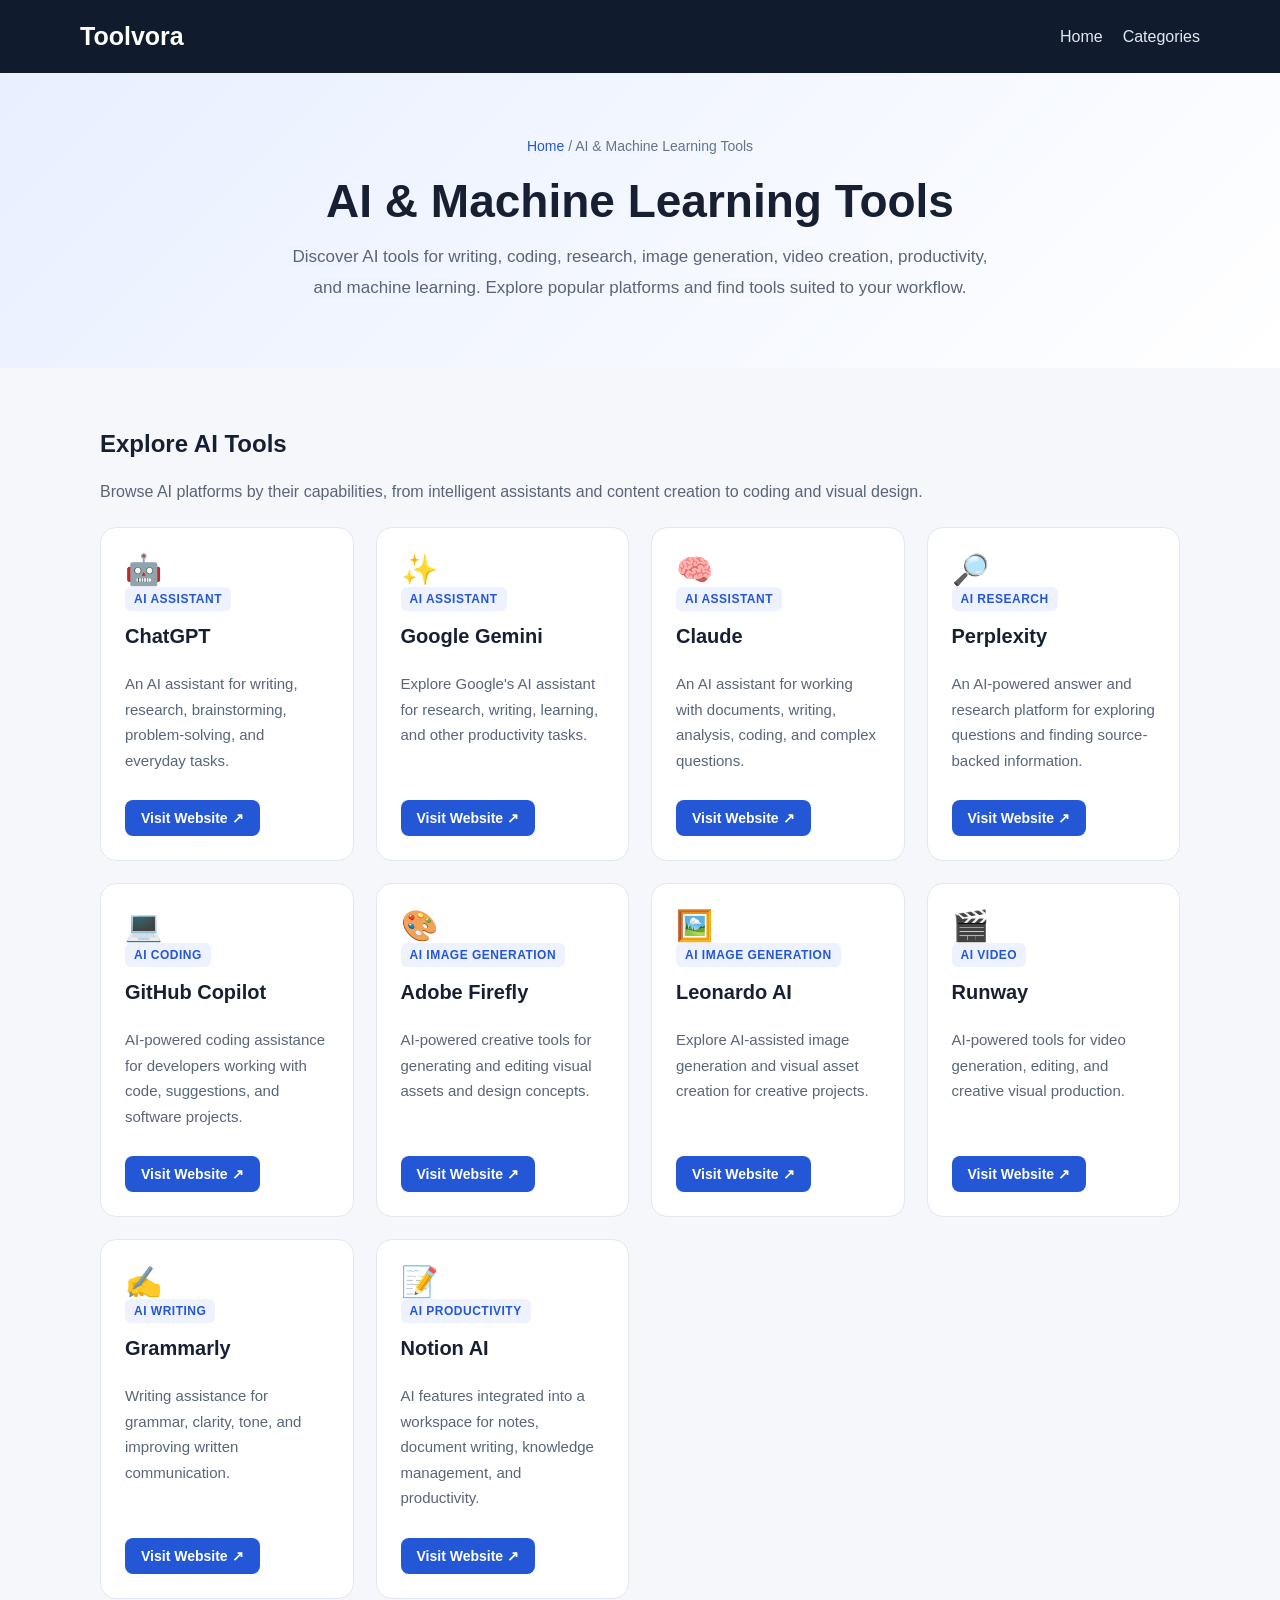
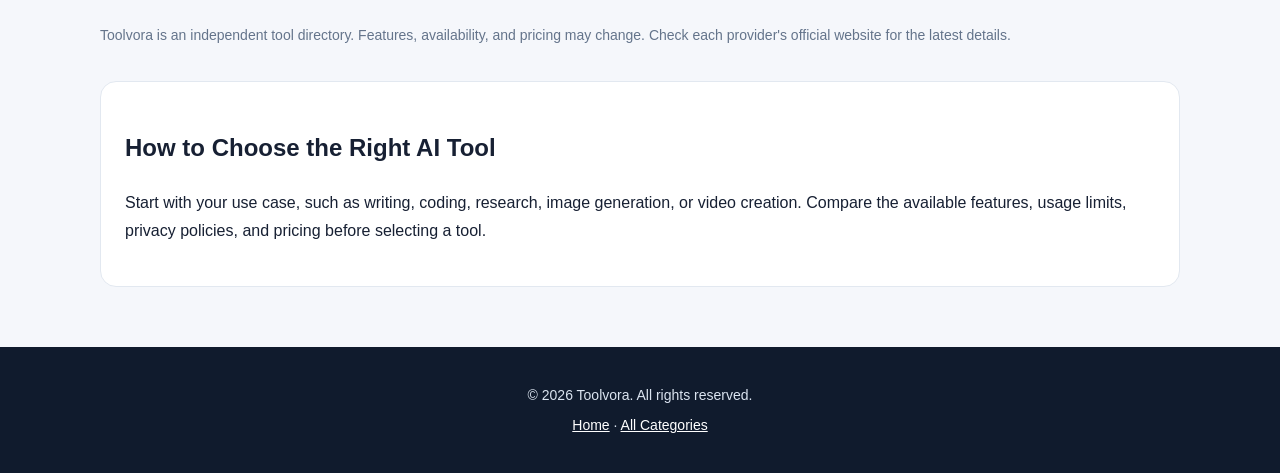
<file: ai-tools/index.html>
<!DOCTYPE html>
<html lang="en">
<head>
  <meta charset="UTF-8">
  <meta name="viewport" content="width=device-width, initial-scale=1">

  <title>AI Tools Directory | Toolvora</title>
  <meta name="description" content="Explore AI tools for writing, coding, image generation, video creation, research, and machine learning. Compare popular AI tools on Toolvora.">

  <meta name="robots" content="index, follow">
  <link rel="canonical" href="https://prasadprechu.github.io/Toolvora/ai-tools/">
  <link rel="stylesheet" href="../assets/css/category.css">

  <style>
    .tool-card {
      display: flex;
      flex-direction: column;
      align-items: flex-start;
      min-height: 265px;
    }

    .tool-card h3 {
      font-size: 20px;
    }

    .tool-card .tool-description {
      flex-grow: 1;
    }

    .tool-card .tool-label {
      display: inline-block;
      padding: 5px 9px;
      background: #eef2ff;
      border-radius: 6px;
    }

    .tool-link {
      display: inline-block;
      margin-top: 12px;
      padding: 10px 16px;
      border-radius: 8px;
      background: #2457d6;
      color: #fff;
      text-decoration: none;
      font-size: 14px;
      font-weight: 700;
      transition: background .2s ease;
    }

    .tool-link:hover {
      background: #183fa8;
    }

    .directory-note {
      margin-top: 28px;
      color: #64748b;
      font-size: 14px;
    }

    .hero .breadcrumb {
      margin-bottom: 18px;
    }

    .hero .breadcrumb a {
      color: #2457d6;
    }

    @media (max-width: 600px) {
      .tool-grid {
        grid-template-columns: 1fr;
      }

      .tool-card {
        min-height: auto;
      }
    }
  </style>
</head>

<body>

<header>
  <a class="brand" href="../" aria-label="Toolvora homepage">Toolvora</a>

  <nav aria-label="Main navigation">
    <a href="../">Home</a>
    <a href="../#categories">Categories</a>
  </nav>
</header>

<section class="hero">
  <div class="breadcrumb">
    <a href="../">Home</a> / AI &amp; Machine Learning Tools
  </div>

  <h1>AI &amp; Machine Learning Tools</h1>

  <p>
    Discover AI tools for writing, coding, research, image generation,
    video creation, productivity, and machine learning. Explore popular
    platforms and find tools suited to your workflow.
  </p>
</section>

<main>
  <section aria-labelledby="explore-heading">
    <div class="section-heading">
      <h2 id="explore-heading">Explore AI Tools</h2>
      <p>
        Browse AI platforms by their capabilities, from intelligent
        assistants and content creation to coding and visual design.
      </p>
    </div>

    <div class="tool-grid">

      <article class="tool-card">
        <div class="tool-icon" aria-hidden="true">🤖</div>
        <span class="tool-label">AI Assistant</span>
        <h3>ChatGPT</h3>
        <p class="tool-description">
          An AI assistant for writing, research, brainstorming,
          problem-solving, and everyday tasks.
        </p>
        <a class="tool-link" href="https://chatgpt.com/"
           target="_blank" rel="noopener noreferrer">
          Visit Website ↗
        </a>
      </article>

      <article class="tool-card">
        <div class="tool-icon" aria-hidden="true">✨</div>
        <span class="tool-label">AI Assistant</span>
        <h3>Google Gemini</h3>
        <p class="tool-description">
          Explore Google's AI assistant for research, writing,
          learning, and other productivity tasks.
        </p>
        <a class="tool-link" href="https://gemini.google.com/"
           target="_blank" rel="noopener noreferrer">
          Visit Website ↗
        </a>
      </article>

      <article class="tool-card">
        <div class="tool-icon" aria-hidden="true">🧠</div>
        <span class="tool-label">AI Assistant</span>
        <h3>Claude</h3>
        <p class="tool-description">
          An AI assistant for working with documents, writing,
          analysis, coding, and complex questions.
        </p>
        <a class="tool-link" href="https://claude.ai/"
           target="_blank" rel="noopener noreferrer">
          Visit Website ↗
        </a>
      </article>

      <article class="tool-card">
        <div class="tool-icon" aria-hidden="true">🔎</div>
        <span class="tool-label">AI Research</span>
        <h3>Perplexity</h3>
        <p class="tool-description">
          An AI-powered answer and research platform for exploring
          questions and finding source-backed information.
        </p>
        <a class="tool-link" href="https://www.perplexity.ai/"
           target="_blank" rel="noopener noreferrer">
          Visit Website ↗
        </a>
      </article>

      <article class="tool-card">
        <div class="tool-icon" aria-hidden="true">💻</div>
        <span class="tool-label">AI Coding</span>
        <h3>GitHub Copilot</h3>
        <p class="tool-description">
          AI-powered coding assistance for developers working
          with code, suggestions, and software projects.
        </p>
        <a class="tool-link" href="https://github.com/features/copilot"
           target="_blank" rel="noopener noreferrer">
          Visit Website ↗
        </a>
      </article>

      <article class="tool-card">
        <div class="tool-icon" aria-hidden="true">🎨</div>
        <span class="tool-label">AI Image Generation</span>
        <h3>Adobe Firefly</h3>
        <p class="tool-description">
          AI-powered creative tools for generating and editing
          visual assets and design concepts.
        </p>
        <a class="tool-link" href="https://firefly.adobe.com/"
           target="_blank" rel="noopener noreferrer">
          Visit Website ↗
        </a>
      </article>

      <article class="tool-card">
        <div class="tool-icon" aria-hidden="true">🖼️</div>
        <span class="tool-label">AI Image Generation</span>
        <h3>Leonardo AI</h3>
        <p class="tool-description">
          Explore AI-assisted image generation and visual
          asset creation for creative projects.
        </p>
        <a class="tool-link" href="https://leonardo.ai/"
           target="_blank" rel="noopener noreferrer">
          Visit Website ↗
        </a>
      </article>

      <article class="tool-card">
        <div class="tool-icon" aria-hidden="true">🎬</div>
        <span class="tool-label">AI Video</span>
        <h3>Runway</h3>
        <p class="tool-description">
          AI-powered tools for video generation, editing,
          and creative visual production.
        </p>
        <a class="tool-link" href="https://runwayml.com/"
           target="_blank" rel="noopener noreferrer">
          Visit Website ↗
        </a>
      </article>

      <article class="tool-card">
        <div class="tool-icon" aria-hidden="true">✍️</div>
        <span class="tool-label">AI Writing</span>
        <h3>Grammarly</h3>
        <p class="tool-description">
          Writing assistance for grammar, clarity, tone,
          and improving written communication.
        </p>
        <a class="tool-link" href="https://www.grammarly.com/"
           target="_blank" rel="noopener noreferrer">
          Visit Website ↗
        </a>
      </article>

      <article class="tool-card">
        <div class="tool-icon" aria-hidden="true">📝</div>
        <span class="tool-label">AI Productivity</span>
        <h3>Notion AI</h3>
        <p class="tool-description">
          AI features integrated into a workspace for notes,
          document writing, knowledge management, and productivity.
        </p>
        <a class="tool-link" href="https://www.notion.com/product/ai"
           target="_blank" rel="noopener noreferrer">
          Visit Website ↗
        </a>
      </article>

    </div>

    <p class="directory-note">
      Toolvora is an independent tool directory. Features, availability,
      and pricing may change. Check each provider's official website
      for the latest details.
    </p>
  </section>

  <section class="info-panel" aria-labelledby="choose-heading">
    <h2 id="choose-heading">How to Choose the Right AI Tool</h2>
    <p>
      Start with your use case, such as writing, coding, research,
      image generation, or video creation. Compare the available
      features, usage limits, privacy policies, and pricing before
      selecting a tool.
    </p>
  </section>
</main>

<footer>
  <p>© 2026 Toolvora. All rights reserved.</p>
  <p>
    <a href="../">Home</a> ·
    <a href="../#categories">All Categories</a>
  </p>
</footer>

</body>
</html>
</file>
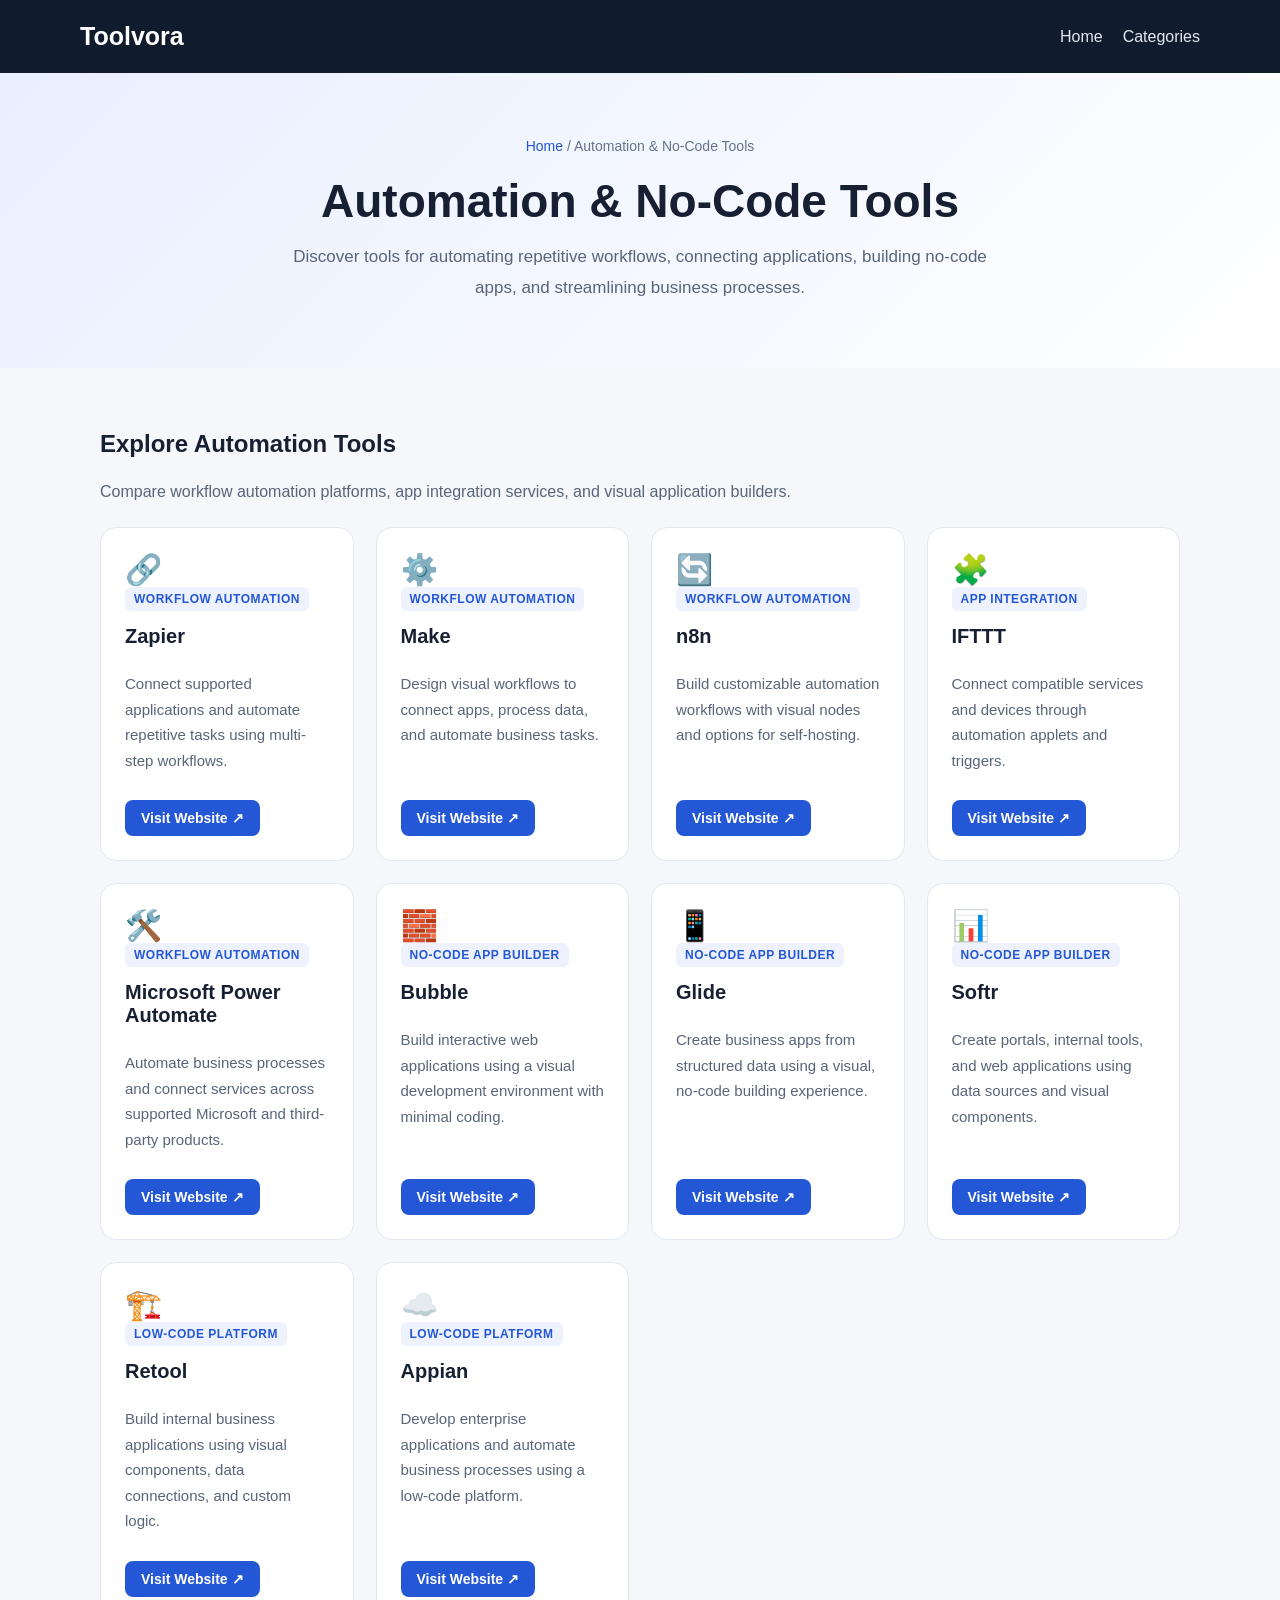
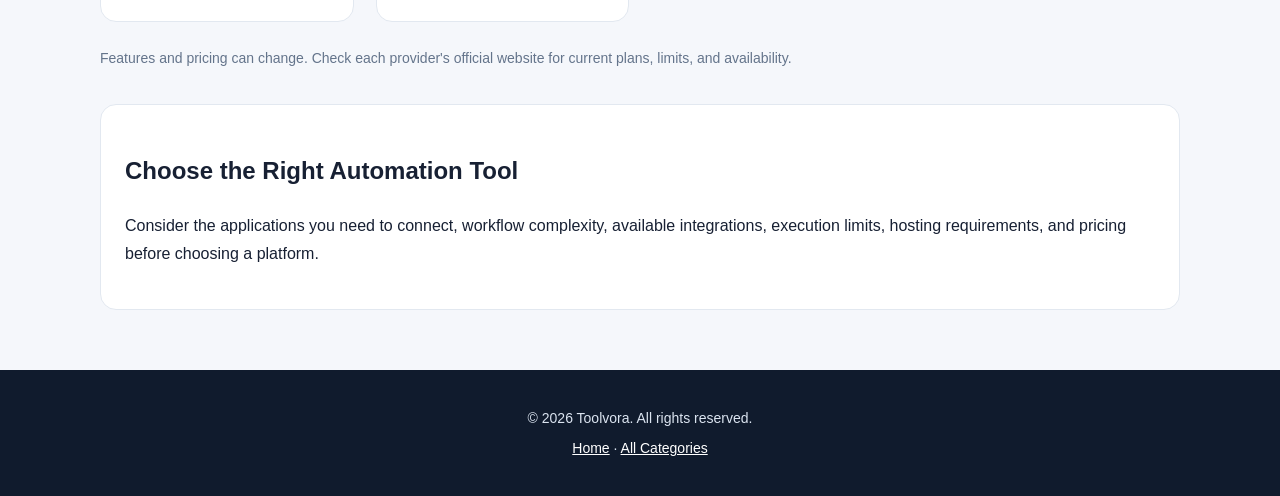
<file: automation-tools/index.html>
<!DOCTYPE html>
<html lang="en">
<head>
  <meta charset="UTF-8">
  <meta name="viewport" content="width=device-width, initial-scale=1">

  <title>Automation & No-Code Tools Directory | Toolvora</title>
  <meta name="description" content="Explore workflow automation, no-code builders, and app integration tools. Compare popular automation platforms on Toolvora.">
  <meta name="robots" content="index, follow">
  <link rel="canonical" href="https://prasadprechu.github.io/Toolvora/automation-tools/">
  <link rel="stylesheet" href="../assets/css/category.css">

  <style>
    .tool-card {
      display: flex;
      flex-direction: column;
      align-items: flex-start;
      min-height: 275px;
    }

    .tool-card h3 {
      font-size: 20px;
    }

    .tool-description {
      flex-grow: 1;
    }

    .tool-card .tool-label {
      display: inline-block;
      padding: 5px 9px;
      background: #eef2ff;
      border-radius: 6px;
    }

    .tool-link {
      display: inline-block;
      margin-top: 12px;
      padding: 10px 16px;
      border-radius: 8px;
      background: #2457d6;
      color: #fff;
      text-decoration: none;
      font-size: 14px;
      font-weight: 700;
      transition: background .2s ease;
    }

    .tool-link:hover {
      background: #183fa8;
    }

    .directory-note {
      margin-top: 28px;
      color: #64748b;
      font-size: 14px;
    }

    @media (max-width: 600px) {
      .tool-grid {
        grid-template-columns: 1fr;
      }

      .tool-card {
        min-height: auto;
      }
    }
  </style>
</head>

<body>
<header>
  <a class="brand" href="../">Toolvora</a>
  <nav aria-label="Main navigation">
    <a href="../">Home</a>
    <a href="../#categories">Categories</a>
  </nav>
</header>

<section class="hero">
  <div class="breadcrumb">
    <a href="../">Home</a> / Automation &amp; No-Code Tools
  </div>
  <h1>Automation &amp; No-Code Tools</h1>
  <p>
    Discover tools for automating repetitive workflows, connecting
    applications, building no-code apps, and streamlining business processes.
  </p>
</section>

<main>
  <section aria-labelledby="tools-heading">
    <div class="section-heading">
      <h2 id="tools-heading">Explore Automation Tools</h2>
      <p>
        Compare workflow automation platforms, app integration services,
        and visual application builders.
      </p>
    </div>

    <div class="tool-grid">

      <article class="tool-card">
        <div class="tool-icon" aria-hidden="true">🔗</div>
        <span class="tool-label">Workflow Automation</span>
        <h3>Zapier</h3>
        <p class="tool-description">
          Connect supported applications and automate repetitive
          tasks using multi-step workflows.
        </p>
        <a class="tool-link" href="https://zapier.com/"
           target="_blank" rel="noopener noreferrer">
          Visit Website ↗
        </a>
      </article>

      <article class="tool-card">
        <div class="tool-icon" aria-hidden="true">⚙️</div>
        <span class="tool-label">Workflow Automation</span>
        <h3>Make</h3>
        <p class="tool-description">
          Design visual workflows to connect apps, process data,
          and automate business tasks.
        </p>
        <a class="tool-link" href="https://www.make.com/"
           target="_blank" rel="noopener noreferrer">
          Visit Website ↗
        </a>
      </article>

      <article class="tool-card">
        <div class="tool-icon" aria-hidden="true">🔄</div>
        <span class="tool-label">Workflow Automation</span>
        <h3>n8n</h3>
        <p class="tool-description">
          Build customizable automation workflows with visual
          nodes and options for self-hosting.
        </p>
        <a class="tool-link" href="https://n8n.io/"
           target="_blank" rel="noopener noreferrer">
          Visit Website ↗
        </a>
      </article>

      <article class="tool-card">
        <div class="tool-icon" aria-hidden="true">🧩</div>
        <span class="tool-label">App Integration</span>
        <h3>IFTTT</h3>
        <p class="tool-description">
          Connect compatible services and devices through
          automation applets and triggers.
        </p>
        <a class="tool-link" href="https://ifttt.com/"
           target="_blank" rel="noopener noreferrer">
          Visit Website ↗
        </a>
      </article>

      <article class="tool-card">
        <div class="tool-icon" aria-hidden="true">🛠️</div>
        <span class="tool-label">Workflow Automation</span>
        <h3>Microsoft Power Automate</h3>
        <p class="tool-description">
          Automate business processes and connect services
          across supported Microsoft and third-party products.
        </p>
        <a class="tool-link" href="https://www.microsoft.com/en-us/power-platform/products/power-automate"
           target="_blank" rel="noopener noreferrer">
          Visit Website ↗
        </a>
      </article>

      <article class="tool-card">
        <div class="tool-icon" aria-hidden="true">🧱</div>
        <span class="tool-label">No-Code App Builder</span>
        <h3>Bubble</h3>
        <p class="tool-description">
          Build interactive web applications using a visual
          development environment with minimal coding.
        </p>
        <a class="tool-link" href="https://bubble.io/"
           target="_blank" rel="noopener noreferrer">
          Visit Website ↗
        </a>
      </article>

      <article class="tool-card">
        <div class="tool-icon" aria-hidden="true">📱</div>
        <span class="tool-label">No-Code App Builder</span>
        <h3>Glide</h3>
        <p class="tool-description">
          Create business apps from structured data using
          a visual, no-code building experience.
        </p>
        <a class="tool-link" href="https://www.glideapps.com/"
           target="_blank" rel="noopener noreferrer">
          Visit Website ↗
        </a>
      </article>

      <article class="tool-card">
        <div class="tool-icon" aria-hidden="true">📊</div>
        <span class="tool-label">No-Code App Builder</span>
        <h3>Softr</h3>
        <p class="tool-description">
          Create portals, internal tools, and web applications
          using data sources and visual components.
        </p>
        <a class="tool-link" href="https://www.softr.io/"
           target="_blank" rel="noopener noreferrer">
          Visit Website ↗
        </a>
      </article>

      <article class="tool-card">
        <div class="tool-icon" aria-hidden="true">🏗️</div>
        <span class="tool-label">Low-Code Platform</span>
        <h3>Retool</h3>
        <p class="tool-description">
          Build internal business applications using visual
          components, data connections, and custom logic.
        </p>
        <a class="tool-link" href="https://retool.com/"
           target="_blank" rel="noopener noreferrer">
          Visit Website ↗
        </a>
      </article>

      <article class="tool-card">
        <div class="tool-icon" aria-hidden="true">☁️</div>
        <span class="tool-label">Low-Code Platform</span>
        <h3>Appian</h3>
        <p class="tool-description">
          Develop enterprise applications and automate
          business processes using a low-code platform.
        </p>
        <a class="tool-link" href="https://appian.com/"
           target="_blank" rel="noopener noreferrer">
          Visit Website ↗
        </a>
      </article>

    </div>

    <p class="directory-note">
      Features and pricing can change. Check each provider's official
      website for current plans, limits, and availability.
    </p>
  </section>

  <section class="info-panel">
    <h2>Choose the Right Automation Tool</h2>
    <p>
      Consider the applications you need to connect, workflow complexity,
      available integrations, execution limits, hosting requirements,
      and pricing before choosing a platform.
    </p>
  </section>
</main>

<footer>
  <p>© 2026 Toolvora. All rights reserved.</p>
  <p>
    <a href="../">Home</a> ·
    <a href="../#categories">All Categories</a>
  </p>
</footer>

</body>
</html>
</file>
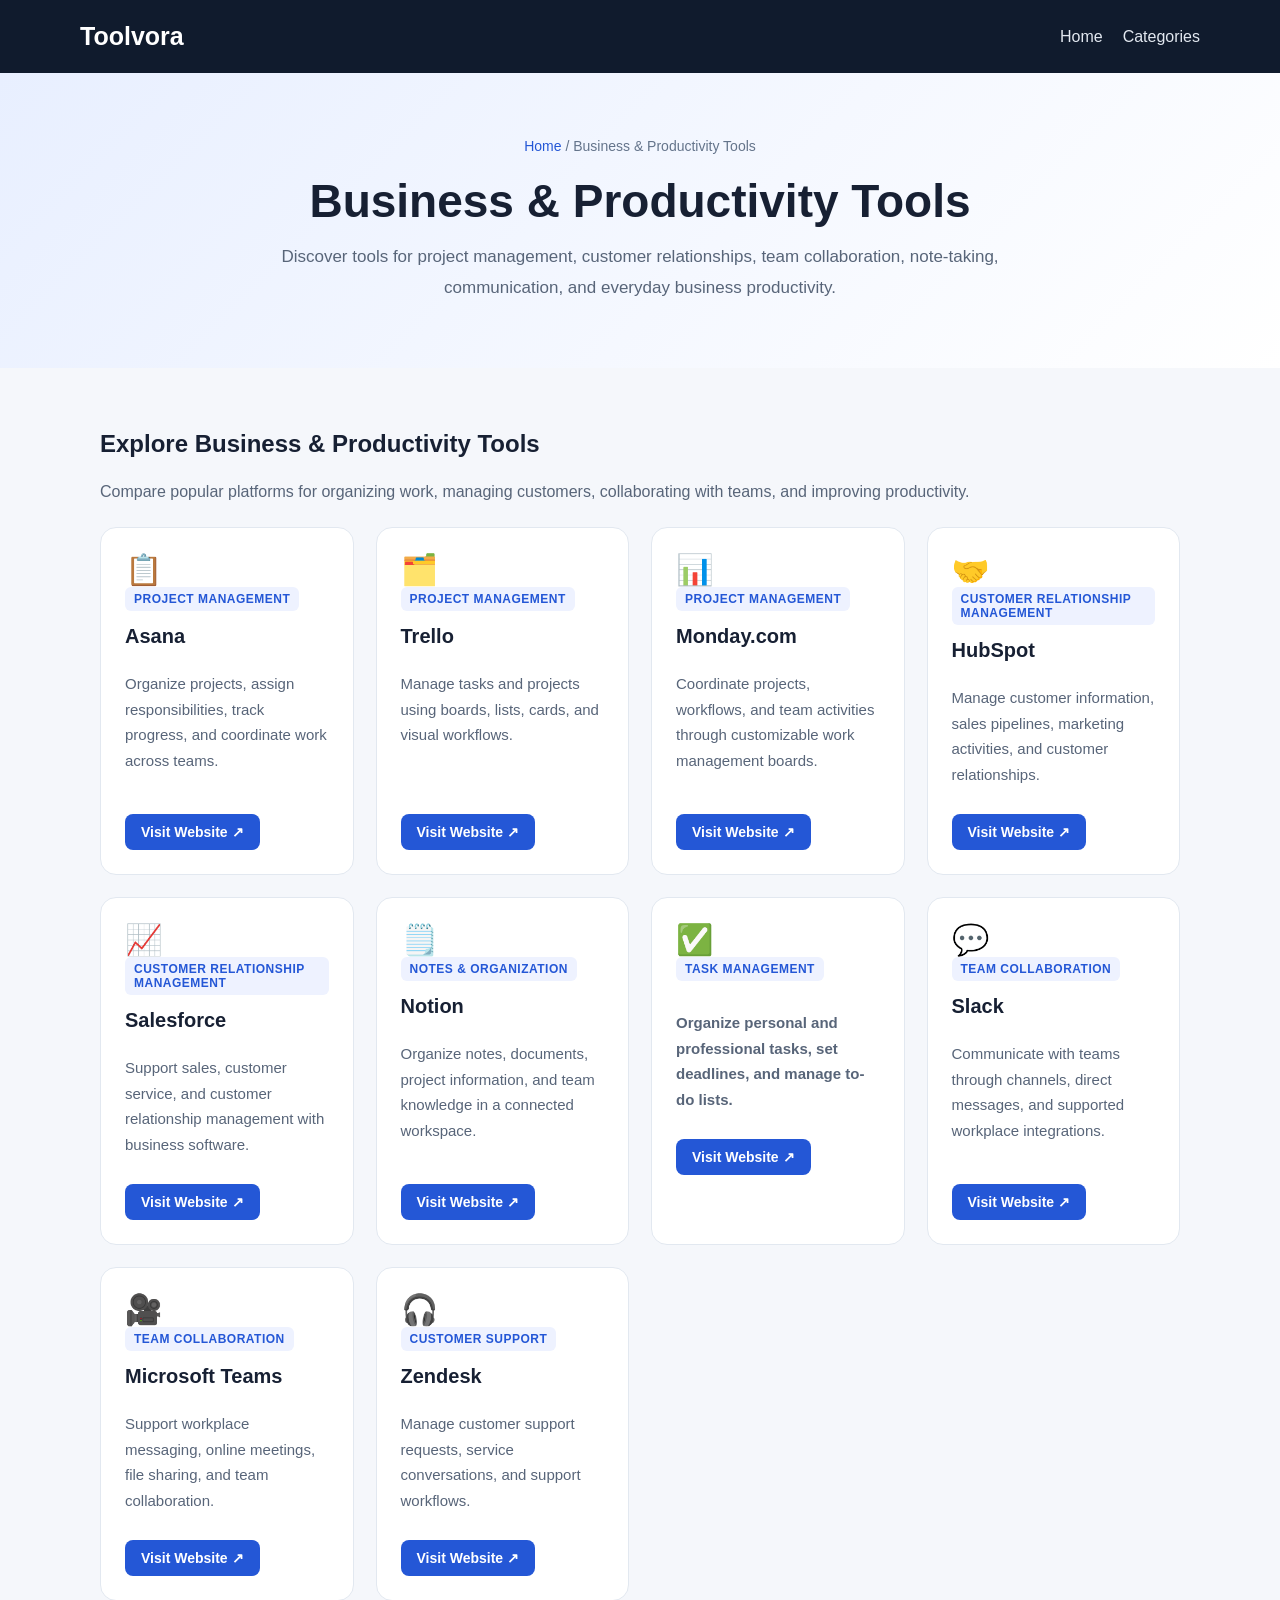
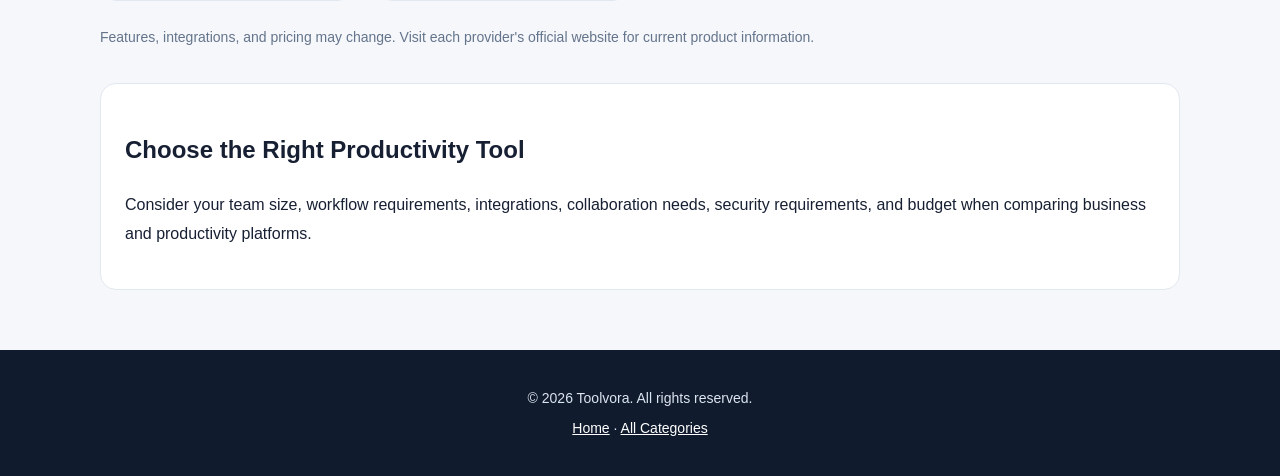
<file: business-productivity-tools/index.html>
<!DOCTYPE html>
<html lang="en">
<head>
  <meta charset="UTF-8">
  <meta name="viewport" content="width=device-width, initial-scale=1">

  <title>Business & Productivity Tools Directory | Toolvora</title>
  <meta name="description" content="Discover business and productivity tools for project management, CRM, team collaboration, note-taking, and customer support. Explore tools on Toolvora.">
  <meta name="robots" content="index, follow">
  <link rel="canonical" href="https://prasadprechu.github.io/Toolvora/business-productivity-tools/">
  <link rel="stylesheet" href="../assets/css/category.css">

  <style>
    .tool-card {
      display: flex;
      flex-direction: column;
      align-items: flex-start;
      min-height: 275px;
    }

    .tool-card h3 {
      font-size: 20px;
    }

    .tool-description {
      flex-grow: 1;
    }

    .tool-card .tool-label {
      display: inline-block;
      padding: 5px 9px;
      background: #eef2ff;
      border-radius: 6px;
    }

    .tool-link {
      display: inline-block;
      margin-top: 12px;
      padding: 10px 16px;
      border-radius: 8px;
      background: #2457d6;
      color: #fff;
      text-decoration: none;
      font-size: 14px;
      font-weight: 700;
      transition: background .2s ease;
    }

    .tool-link:hover {
      background: #183fa8;
    }

    .directory-note {
      margin-top: 28px;
      color: #64748b;
      font-size: 14px;
    }

    @media (max-width: 600px) {
      .tool-grid {
        grid-template-columns: 1fr;
      }

      .tool-card {
        min-height: auto;
      }
    }
  </style>
</head>

<body>

<header>
  <a class="brand" href="../">Toolvora</a>
  <nav aria-label="Main navigation">
    <a href="../">Home</a>
    <a href="../#categories">Categories</a>
  </nav>
</header>

<section class="hero">
  <div class="breadcrumb">
    <a href="../">Home</a> / Business &amp; Productivity Tools
  </div>

  <h1>Business &amp; Productivity Tools</h1>

  <p>
    Discover tools for project management, customer relationships,
    team collaboration, note-taking, communication, and everyday
    business productivity.
  </p>
</section>

<main>
  <section aria-labelledby="tools-heading">
    <div class="section-heading">
      <h2 id="tools-heading">Explore Business &amp; Productivity Tools</h2>
      <p>
        Compare popular platforms for organizing work, managing customers,
        collaborating with teams, and improving productivity.
      </p>
    </div>

    <div class="tool-grid">

      <article class="tool-card">
        <div class="tool-icon" aria-hidden="true">📋</div>
        <span class="tool-label">Project Management</span>
        <h3>Asana</h3>
        <p class="tool-description">
          Organize projects, assign responsibilities, track progress,
          and coordinate work across teams.
        </p>
        <a class="tool-link" href="https://asana.com/"
           target="_blank" rel="noopener noreferrer">
          Visit Website ↗
        </a>
      </article>

      <article class="tool-card">
        <div class="tool-icon" aria-hidden="true">🗂️</div>
        <span class="tool-label">Project Management</span>
        <h3>Trello</h3>
        <p class="tool-description">
          Manage tasks and projects using boards, lists,
          cards, and visual workflows.
        </p>
        <a class="tool-link" href="https://trello.com/"
           target="_blank" rel="noopener noreferrer">
          Visit Website ↗
        </a>
      </article>

      <article class="tool-card">
        <div class="tool-icon" aria-hidden="true">📊</div>
        <span class="tool-label">Project Management</span>
        <h3>Monday.com</h3>
        <p class="tool-description">
          Coordinate projects, workflows, and team activities
          through customizable work management boards.
        </p>
        <a class="tool-link" href="https://monday.com/"
           target="_blank" rel="noopener noreferrer">
          Visit Website ↗
        </a>
      </article>

      <article class="tool-card">
        <div class="tool-icon" aria-hidden="true">🤝</div>
        <span class="tool-label">Customer Relationship Management</span>
        <h3>HubSpot</h3>
        <p class="tool-description">
          Manage customer information, sales pipelines,
          marketing activities, and customer relationships.
        </p>
        <a class="tool-link" href="https://www.hubspot.com/"
           target="_blank" rel="noopener noreferrer">
          Visit Website ↗
        </a>
      </article>

      <article class="tool-card">
        <div class="tool-icon" aria-hidden="true">📈</div>
        <span class="tool-label">Customer Relationship Management</span>
        <h3>Salesforce</h3>
        <p class="tool-description">
          Support sales, customer service, and customer
          relationship management with business software.
        </p>
        <a class="tool-link" href="https://www.salesforce.com/"
           target="_blank" rel="noopener noreferrer">
          Visit Website ↗
        </a>
      </article>

      <article class="tool-card">
        <div class="tool-icon" aria-hidden="true">🗒️</div>
        <span class="tool-label">Notes &amp; Organization</span>
        <h3>Notion</h3>
        <p class="tool-description">
          Organize notes, documents, project information,
          and team knowledge in a connected workspace.
        </p>
        <a class="tool-link" href="https://www.notion.com/"
           target="_blank" rel="noopener noreferrer">
          Visit Website ↗
        </a>
      </article>

      <article class="tool-card">
        <div class="tool-icon" aria-hidden="true">✅</div>
        <span class="tool-label">Task Management</span>
        <h3 Todoist</h3>
        <p class="tool-description">
          Organize personal and professional tasks, set deadlines,
          and manage to-do lists.
        </p>
        <a class="tool-link" href="https://todoist.com/"
           target="_blank" rel="noopener noreferrer">
          Visit Website ↗
        </a>
      </article>

      <article class="tool-card">
        <div class="tool-icon" aria-hidden="true">💬</div>
        <span class="tool-label">Team Collaboration</span>
        <h3>Slack</h3>
        <p class="tool-description">
          Communicate with teams through channels, direct messages,
          and supported workplace integrations.
        </p>
        <a class="tool-link" href="https://slack.com/"
           target="_blank" rel="noopener noreferrer">
          Visit Website ↗
        </a>
      </article>

      <article class="tool-card">
        <div class="tool-icon" aria-hidden="true">🎥</div>
        <span class="tool-label">Team Collaboration</span>
        <h3>Microsoft Teams</h3>
        <p class="tool-description">
          Support workplace messaging, online meetings,
          file sharing, and team collaboration.
        </p>
        <a class="tool-link" href="https://www.microsoft.com/en-us/microsoft-teams/group-chat-software"
           target="_blank" rel="noopener noreferrer">
          Visit Website ↗
        </a>
      </article>

      <article class="tool-card">
        <div class="tool-icon" aria-hidden="true">🎧</div>
        <span class="tool-label">Customer Support</span>
        <h3>Zendesk</h3>
        <p class="tool-description">
          Manage customer support requests, service conversations,
          and support workflows.
        </p>
        <a class="tool-link" href="https://www.zendesk.com/"
           target="_blank" rel="noopener noreferrer">
          Visit Website ↗
        </a>
      </article>

    </div>

    <p class="directory-note">
      Features, integrations, and pricing may change. Visit each
      provider's official website for current product information.
    </p>
  </section>

  <section class="info-panel">
    <h2>Choose the Right Productivity Tool</h2>
    <p>
      Consider your team size, workflow requirements, integrations,
      collaboration needs, security requirements, and budget when
      comparing business and productivity platforms.
    </p>
  </section>
</main>

<footer>
  <p>© 2026 Toolvora. All rights reserved.</p>
  <p>
    <a href="../">Home</a> ·
    <a href="../#categories">All Categories</a>
  </p>
</footer>

</body>
</html>
</file>
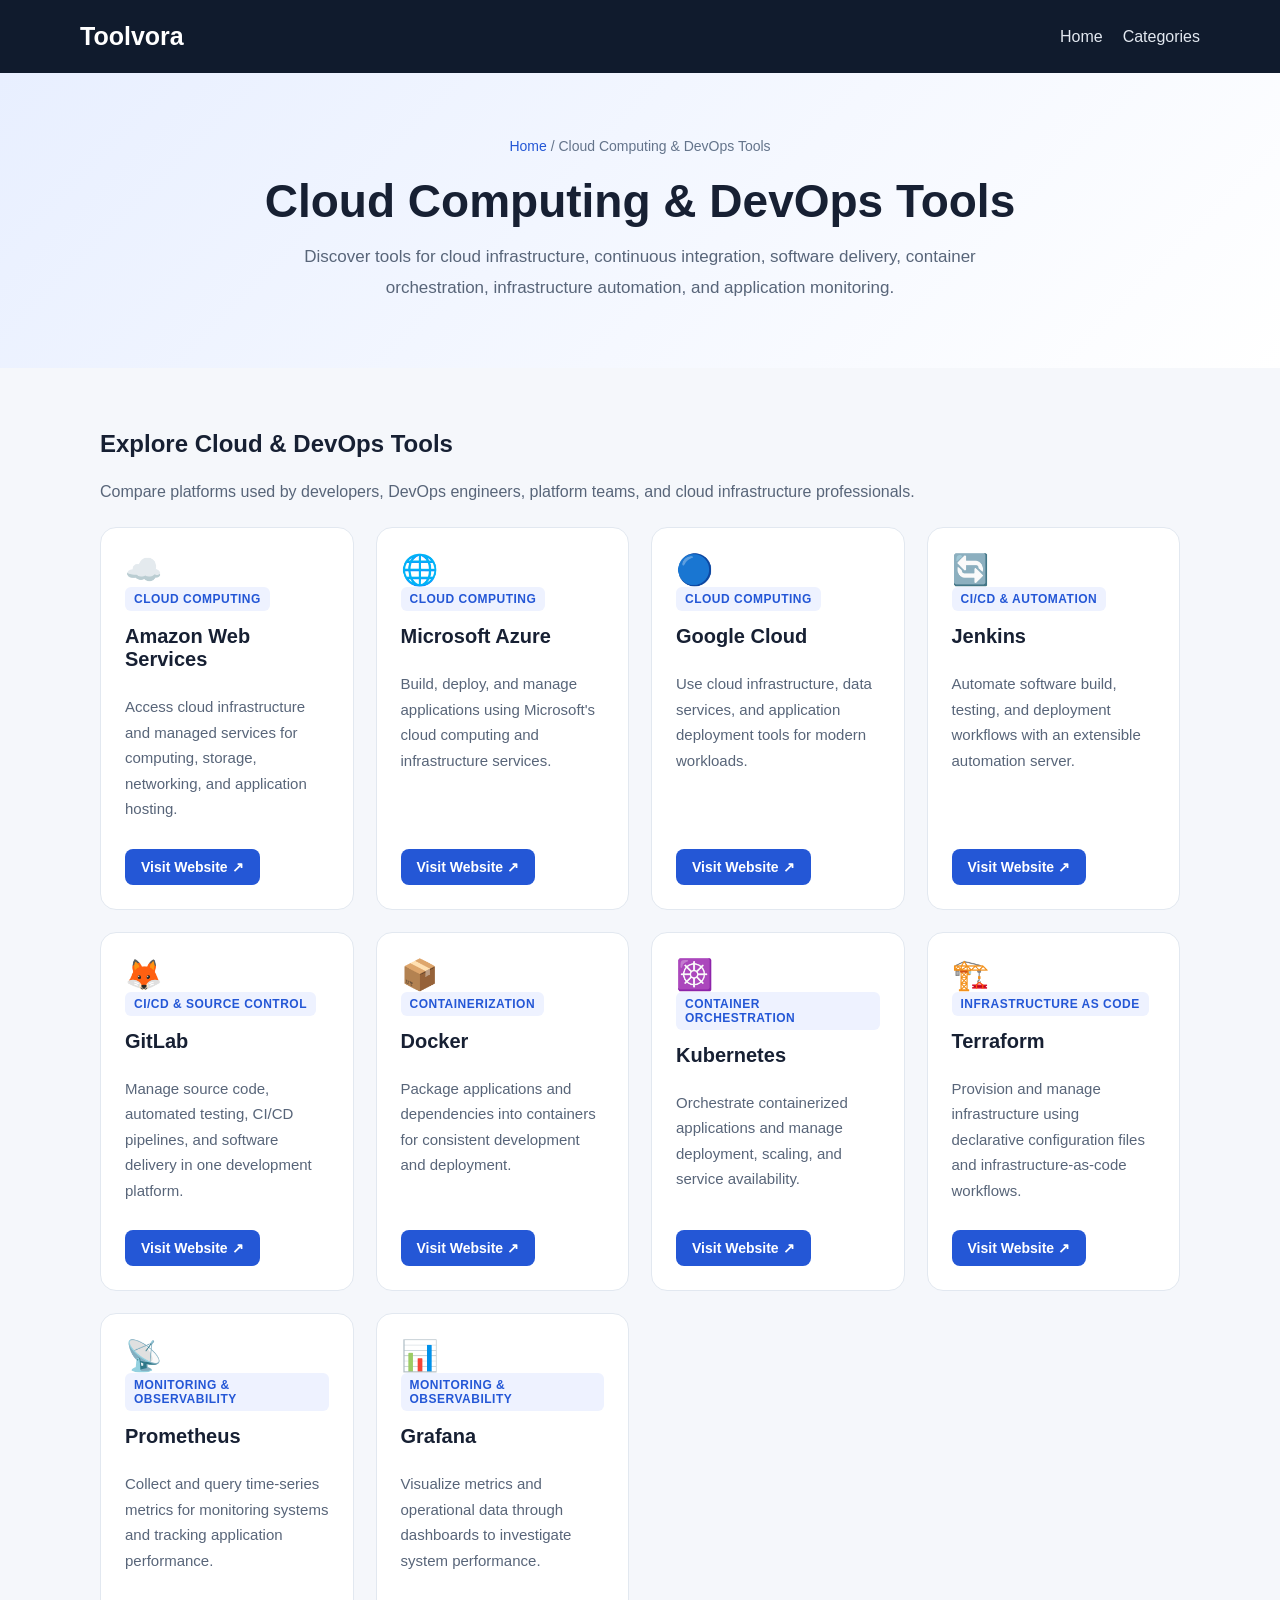
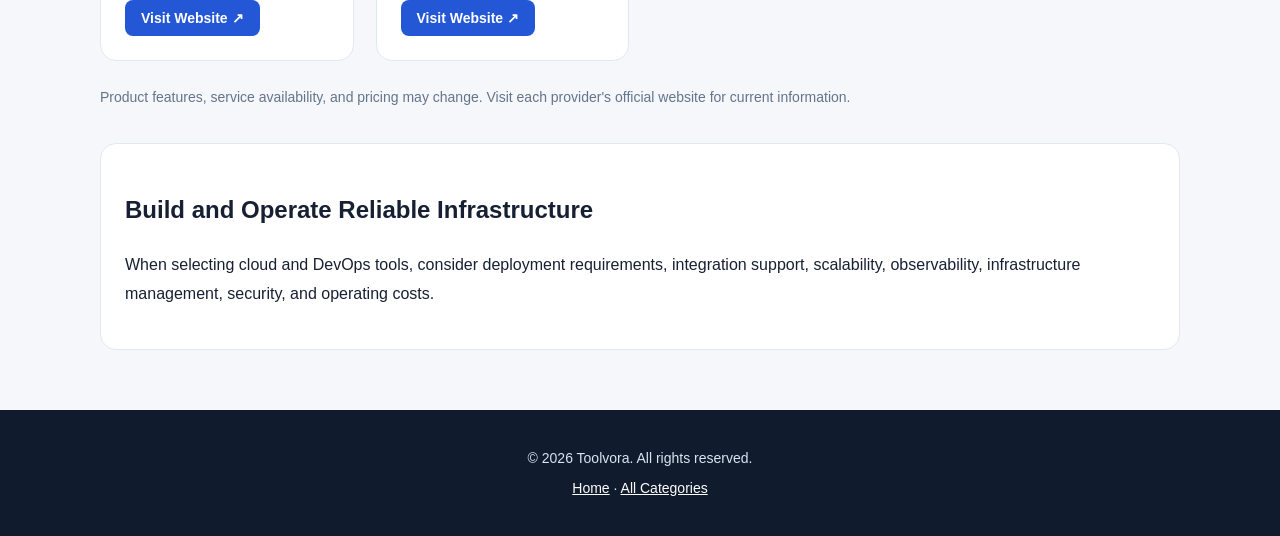
<file: cloud-devops-tools/index.html>
<!DOCTYPE html>
<html lang="en">
<head>
  <meta charset="UTF-8">
  <meta name="viewport" content="width=device-width, initial-scale=1">

  <title>Cloud Computing & DevOps Tools Directory | Toolvora</title>
  <meta name="description" content="Explore cloud computing and DevOps tools for cloud infrastructure, CI/CD pipelines, containers, infrastructure automation, and monitoring.">
  <meta name="robots" content="index, follow">
  <link rel="canonical" href="https://prasadprechu.github.io/Toolvora/cloud-devops-tools/">
  <link rel="stylesheet" href="../assets/css/category.css">

  <style>
    .tool-card {
      display: flex;
      flex-direction: column;
      align-items: flex-start;
      min-height: 275px;
    }

    .tool-card h3 {
      font-size: 20px;
    }

    .tool-description {
      flex-grow: 1;
    }

    .tool-card .tool-label {
      display: inline-block;
      padding: 5px 9px;
      background: #eef2ff;
      border-radius: 6px;
    }

    .tool-link {
      display: inline-block;
      margin-top: 12px;
      padding: 10px 16px;
      border-radius: 8px;
      background: #2457d6;
      color: #fff;
      text-decoration: none;
      font-size: 14px;
      font-weight: 700;
      transition: background .2s ease;
    }

    .tool-link:hover {
      background: #183fa8;
    }

    .directory-note {
      margin-top: 28px;
      color: #64748b;
      font-size: 14px;
    }

    @media (max-width: 600px) {
      .tool-grid {
        grid-template-columns: 1fr;
      }

      .tool-card {
        min-height: auto;
      }
    }
  </style>
</head>

<body>

<header>
  <a class="brand" href="../">Toolvora</a>
  <nav aria-label="Main navigation">
    <a href="../">Home</a>
    <a href="../#categories">Categories</a>
  </nav>
</header>

<section class="hero">
  <div class="breadcrumb">
    <a href="../">Home</a> / Cloud Computing &amp; DevOps Tools
  </div>

  <h1>Cloud Computing &amp; DevOps Tools</h1>

  <p>
    Discover tools for cloud infrastructure, continuous integration,
    software delivery, container orchestration, infrastructure automation,
    and application monitoring.
  </p>
</section>

<main>
  <section aria-labelledby="tools-heading">
    <div class="section-heading">
      <h2 id="tools-heading">Explore Cloud &amp; DevOps Tools</h2>
      <p>
        Compare platforms used by developers, DevOps engineers,
        platform teams, and cloud infrastructure professionals.
      </p>
    </div>

    <div class="tool-grid">

      <article class="tool-card">
        <div class="tool-icon" aria-hidden="true">☁️</div>
        <span class="tool-label">Cloud Computing</span>
        <h3>Amazon Web Services</h3>
        <p class="tool-description">
          Access cloud infrastructure and managed services for
          computing, storage, networking, and application hosting.
        </p>
        <a class="tool-link" href="https://aws.amazon.com/"
           target="_blank" rel="noopener noreferrer">
          Visit Website ↗
        </a>
      </article>

      <article class="tool-card">
        <div class="tool-icon" aria-hidden="true">🌐</div>
        <span class="tool-label">Cloud Computing</span>
        <h3>Microsoft Azure</h3>
        <p class="tool-description">
          Build, deploy, and manage applications using Microsoft's
          cloud computing and infrastructure services.
        </p>
        <a class="tool-link" href="https://azure.microsoft.com/"
           target="_blank" rel="noopener noreferrer">
          Visit Website ↗
        </a>
      </article>

      <article class="tool-card">
        <div class="tool-icon" aria-hidden="true">🔵</div>
        <span class="tool-label">Cloud Computing</span>
        <h3>Google Cloud</h3>
        <p class="tool-description">
          Use cloud infrastructure, data services, and application
          deployment tools for modern workloads.
        </p>
        <a class="tool-link" href="https://cloud.google.com/"
           target="_blank" rel="noopener noreferrer">
          Visit Website ↗
        </a>
      </article>

      <article class="tool-card">
        <div class="tool-icon" aria-hidden="true">🔄</div>
        <span class="tool-label">CI/CD &amp; Automation</span>
        <h3>Jenkins</h3>
        <p class="tool-description">
          Automate software build, testing, and deployment
          workflows with an extensible automation server.
        </p>
        <a class="tool-link" href="https://www.jenkins.io/"
           target="_blank" rel="noopener noreferrer">
          Visit Website ↗
        </a>
      </article>

      <article class="tool-card">
        <div class="tool-icon" aria-hidden="true">🦊</div>
        <span class="tool-label">CI/CD &amp; Source Control</span>
        <h3>GitLab</h3>
        <p class="tool-description">
          Manage source code, automated testing, CI/CD pipelines,
          and software delivery in one development platform.
        </p>
        <a class="tool-link" href="https://about.gitlab.com/"
           target="_blank" rel="noopener noreferrer">
          Visit Website ↗
        </a>
      </article>

      <article class="tool-card">
        <div class="tool-icon" aria-hidden="true">📦</div>
        <span class="tool-label">Containerization</span>
        <h3>Docker</h3>
        <p class="tool-description">
          Package applications and dependencies into containers
          for consistent development and deployment.
        </p>
        <a class="tool-link" href="https://www.docker.com/"
           target="_blank" rel="noopener noreferrer">
          Visit Website ↗
        </a>
      </article>

      <article class="tool-card">
        <div class="tool-icon" aria-hidden="true">☸️</div>
        <span class="tool-label">Container Orchestration</span>
        <h3>Kubernetes</h3>
        <p class="tool-description">
          Orchestrate containerized applications and manage
          deployment, scaling, and service availability.
        </p>
        <a class="tool-link" href="https://kubernetes.io/"
           target="_blank" rel="noopener noreferrer">
          Visit Website ↗
        </a>
      </article>

      <article class="tool-card">
        <div class="tool-icon" aria-hidden="true">🏗️</div>
        <span class="tool-label">Infrastructure as Code</span>
        <h3>Terraform</h3>
        <p class="tool-description">
          Provision and manage infrastructure using declarative
          configuration files and infrastructure-as-code workflows.
        </p>
        <a class="tool-link" href="https://developer.hashicorp.com/terraform"
           target="_blank" rel="noopener noreferrer">
          Visit Website ↗
        </a>
      </article>

      <article class="tool-card">
        <div class="tool-icon" aria-hidden="true">📡</div>
        <span class="tool-label">Monitoring &amp; Observability</span>
        <h3>Prometheus</h3>
        <p class="tool-description">
          Collect and query time-series metrics for monitoring
          systems and tracking application performance.
        </p>
        <a class="tool-link" href="https://prometheus.io/"
           target="_blank" rel="noopener noreferrer">
          Visit Website ↗
        </a>
      </article>

      <article class="tool-card">
        <div class="tool-icon" aria-hidden="true">📊</div>
        <span class="tool-label">Monitoring &amp; Observability</span>
        <h3>Grafana</h3>
        <p class="tool-description">
          Visualize metrics and operational data through
          dashboards to investigate system performance.
        </p>
        <a class="tool-link" href="https://grafana.com/"
           target="_blank" rel="noopener noreferrer">
          Visit Website ↗
        </a>
      </article>

    </div>

    <p class="directory-note">
      Product features, service availability, and pricing may change.
      Visit each provider's official website for current information.
    </p>
  </section>

  <section class="info-panel">
    <h2>Build and Operate Reliable Infrastructure</h2>
    <p>
      When selecting cloud and DevOps tools, consider deployment
      requirements, integration support, scalability, observability,
      infrastructure management, security, and operating costs.
    </p>
  </section>
</main>

<footer>
  <p>© 2026 Toolvora. All rights reserved.</p>
  <p>
    <a href="../">Home</a> ·
    <a href="../#categories">All Categories</a>
  </p>
</footer>

</body>
</html>
</file>
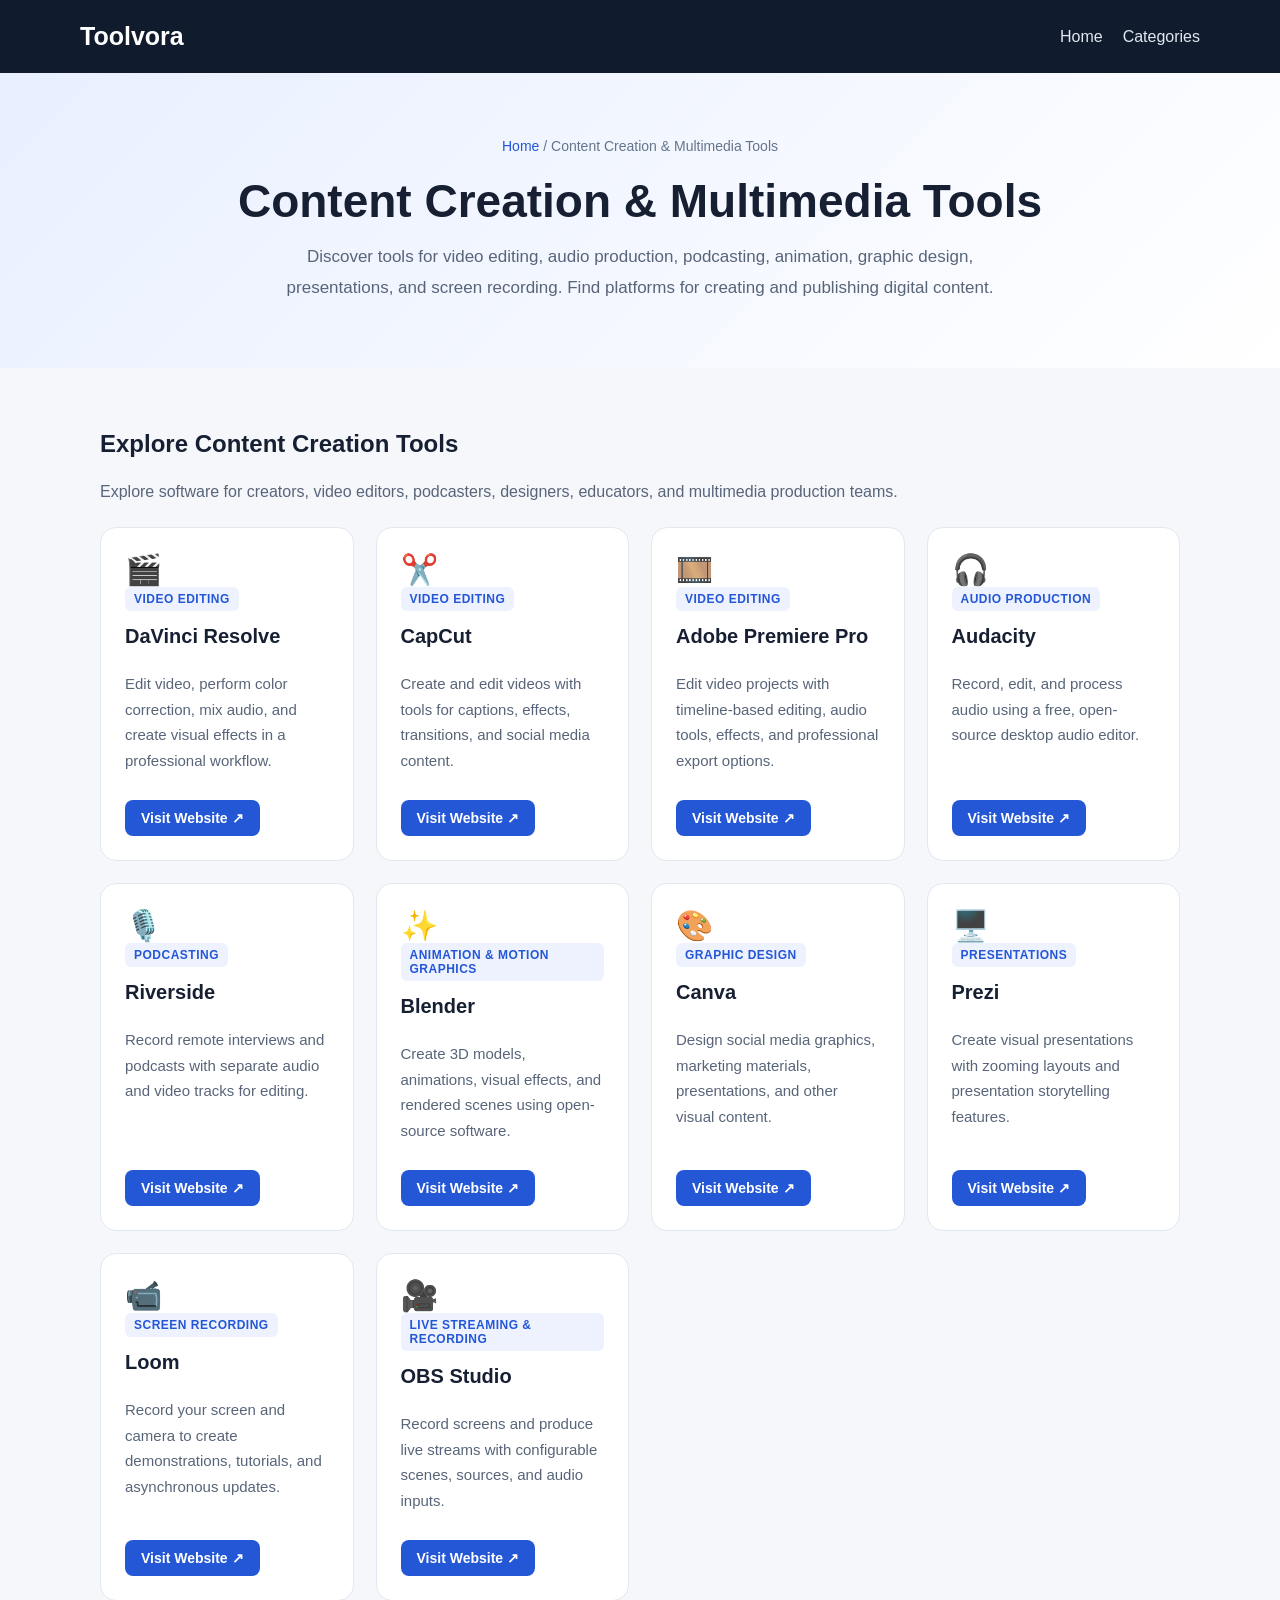
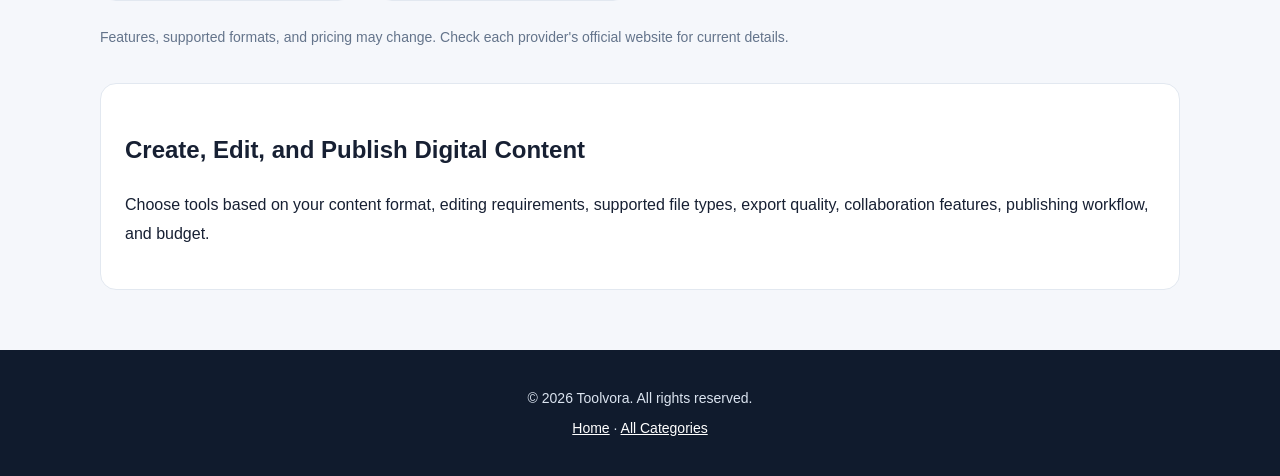
<file: content-creation-tools/index.html>
<!DOCTYPE html>
<html lang="en">
<head>
  <meta charset="UTF-8">
  <meta name="viewport" content="width=device-width, initial-scale=1">

  <title>Content Creation & Multimedia Tools Directory | Toolvora</title>
  <meta name="description" content="Explore video editing, audio production, animation, presentation, and screen recording tools for content creators on Toolvora.">
  <meta name="robots" content="index, follow">
  <link rel="canonical" href="https://prasadprechu.github.io/Toolvora/content-creation-tools/">
  <link rel="stylesheet" href="../assets/css/category.css">

  <style>
    .tool-card {
      display: flex;
      flex-direction: column;
      align-items: flex-start;
      min-height: 275px;
    }

    .tool-card h3 {
      font-size: 20px;
    }

    .tool-description {
      flex-grow: 1;
    }

    .tool-card .tool-label {
      display: inline-block;
      padding: 5px 9px;
      background: #eef2ff;
      border-radius: 6px;
    }

    .tool-link {
      display: inline-block;
      margin-top: 12px;
      padding: 10px 16px;
      border-radius: 8px;
      background: #2457d6;
      color: #fff;
      text-decoration: none;
      font-size: 14px;
      font-weight: 700;
      transition: background .2s ease;
    }

    .tool-link:hover {
      background: #183fa8;
    }

    .directory-note {
      margin-top: 28px;
      color: #64748b;
      font-size: 14px;
    }

    @media (max-width: 600px) {
      .tool-grid {
        grid-template-columns: 1fr;
      }

      .tool-card {
        min-height: auto;
      }
    }
  </style>
</head>

<body>

<header>
  <a class="brand" href="../">Toolvora</a>
  <nav aria-label="Main navigation">
    <a href="../">Home</a>
    <a href="../#categories">Categories</a>
  </nav>
</header>

<section class="hero">
  <div class="breadcrumb">
    <a href="../">Home</a> / Content Creation &amp; Multimedia Tools
  </div>

  <h1>Content Creation &amp; Multimedia Tools</h1>

  <p>
    Discover tools for video editing, audio production, podcasting,
    animation, graphic design, presentations, and screen recording.
    Find platforms for creating and publishing digital content.
  </p>
</section>

<main>
  <section aria-labelledby="tools-heading">
    <div class="section-heading">
      <h2 id="tools-heading">Explore Content Creation Tools</h2>
      <p>
        Explore software for creators, video editors, podcasters,
        designers, educators, and multimedia production teams.
      </p>
    </div>

    <div class="tool-grid">

      <article class="tool-card">
        <div class="tool-icon" aria-hidden="true">🎬</div>
        <span class="tool-label">Video Editing</span>
        <h3>DaVinci Resolve</h3>
        <p class="tool-description">
          Edit video, perform color correction, mix audio,
          and create visual effects in a professional workflow.
        </p>
        <a class="tool-link" href="https://www.blackmagicdesign.com/products/davinciresolve"
           target="_blank" rel="noopener noreferrer">
          Visit Website ↗
        </a>
      </article>

      <article class="tool-card">
        <div class="tool-icon" aria-hidden="true">✂️</div>
        <span class="tool-label">Video Editing</span>
        <h3>CapCut</h3>
        <p class="tool-description">
          Create and edit videos with tools for captions,
          effects, transitions, and social media content.
        </p>
        <a class="tool-link" href="https://www.capcut.com/"
           target="_blank" rel="noopener noreferrer">
          Visit Website ↗
        </a>
      </article>

      <article class="tool-card">
        <div class="tool-icon" aria-hidden="true">🎞️</div>
        <span class="tool-label">Video Editing</span>
        <h3>Adobe Premiere Pro</h3>
        <p class="tool-description">
          Edit video projects with timeline-based editing,
          audio tools, effects, and professional export options.
        </p>
        <a class="tool-link" href="https://www.adobe.com/products/premiere.html"
           target="_blank" rel="noopener noreferrer">
          Visit Website ↗
        </a>
      </article>

      <article class="tool-card">
        <div class="tool-icon" aria-hidden="true">🎧</div>
        <span class="tool-label">Audio Production</span>
        <h3>Audacity</h3>
        <p class="tool-description">
          Record, edit, and process audio using a free,
          open-source desktop audio editor.
        </p>
        <a class="tool-link" href="https://www.audacityteam.org/"
           target="_blank" rel="noopener noreferrer">
          Visit Website ↗
        </a>
      </article>

      <article class="tool-card">
        <div class="tool-icon" aria-hidden="true">🎙️</div>
        <span class="tool-label">Podcasting</span>
        <h3>Riverside</h3>
        <p class="tool-description">
          Record remote interviews and podcasts with separate
          audio and video tracks for editing.
        </p>
        <a class="tool-link" href="https://riverside.fm/"
           target="_blank" rel="noopener noreferrer">
          Visit Website ↗
        </a>
      </article>

      <article class="tool-card">
        <div class="tool-icon" aria-hidden="true">✨</div>
        <span class="tool-label">Animation &amp; Motion Graphics</span>
        <h3>Blender</h3>
        <p class="tool-description">
          Create 3D models, animations, visual effects,
          and rendered scenes using open-source software.
        </p>
        <a class="tool-link" href="https://www.blender.org/"
           target="_blank" rel="noopener noreferrer">
          Visit Website ↗
        </a>
      </article>

      <article class="tool-card">
        <div class="tool-icon" aria-hidden="true">🎨</div>
        <span class="tool-label">Graphic Design</span>
        <h3>Canva</h3>
        <p class="tool-description">
          Design social media graphics, marketing materials,
          presentations, and other visual content.
        </p>
        <a class="tool-link" href="https://www.canva.com/"
           target="_blank" rel="noopener noreferrer">
          Visit Website ↗
        </a>
      </article>

      <article class="tool-card">
        <div class="tool-icon" aria-hidden="true">🖥️</div>
        <span class="tool-label">Presentations</span>
        <h3>Prezi</h3>
        <p class="tool-description">
          Create visual presentations with zooming layouts
          and presentation storytelling features.
        </p>
        <a class="tool-link" href="https://prezi.com/"
           target="_blank" rel="noopener noreferrer">
          Visit Website ↗
        </a>
      </article>

      <article class="tool-card">
        <div class="tool-icon" aria-hidden="true">📹</div>
        <span class="tool-label">Screen Recording</span>
        <h3>Loom</h3>
        <p class="tool-description">
          Record your screen and camera to create
          demonstrations, tutorials, and asynchronous updates.
        </p>
        <a class="tool-link" href="https://www.loom.com/"
           target="_blank" rel="noopener noreferrer">
          Visit Website ↗
        </a>
      </article>

      <article class="tool-card">
        <div class="tool-icon" aria-hidden="true">🎥</div>
        <span class="tool-label">Live Streaming &amp; Recording</span>
        <h3>OBS Studio</h3>
        <p class="tool-description">
          Record screens and produce live streams with
          configurable scenes, sources, and audio inputs.
        </p>
        <a class="tool-link" href="https://obsproject.com/"
           target="_blank" rel="noopener noreferrer">
          Visit Website ↗
        </a>
      </article>

    </div>

    <p class="directory-note">
      Features, supported formats, and pricing may change.
      Check each provider's official website for current details.
    </p>
  </section>

  <section class="info-panel">
    <h2>Create, Edit, and Publish Digital Content</h2>
    <p>
      Choose tools based on your content format, editing requirements,
      supported file types, export quality, collaboration features,
      publishing workflow, and budget.
    </p>
  </section>
</main>

<footer>
  <p>© 2026 Toolvora. All rights reserved.</p>
  <p>
    <a href="../">Home</a> ·
    <a href="../#categories">All Categories</a>
  </p>
</footer>

</body>
</html>
</file>
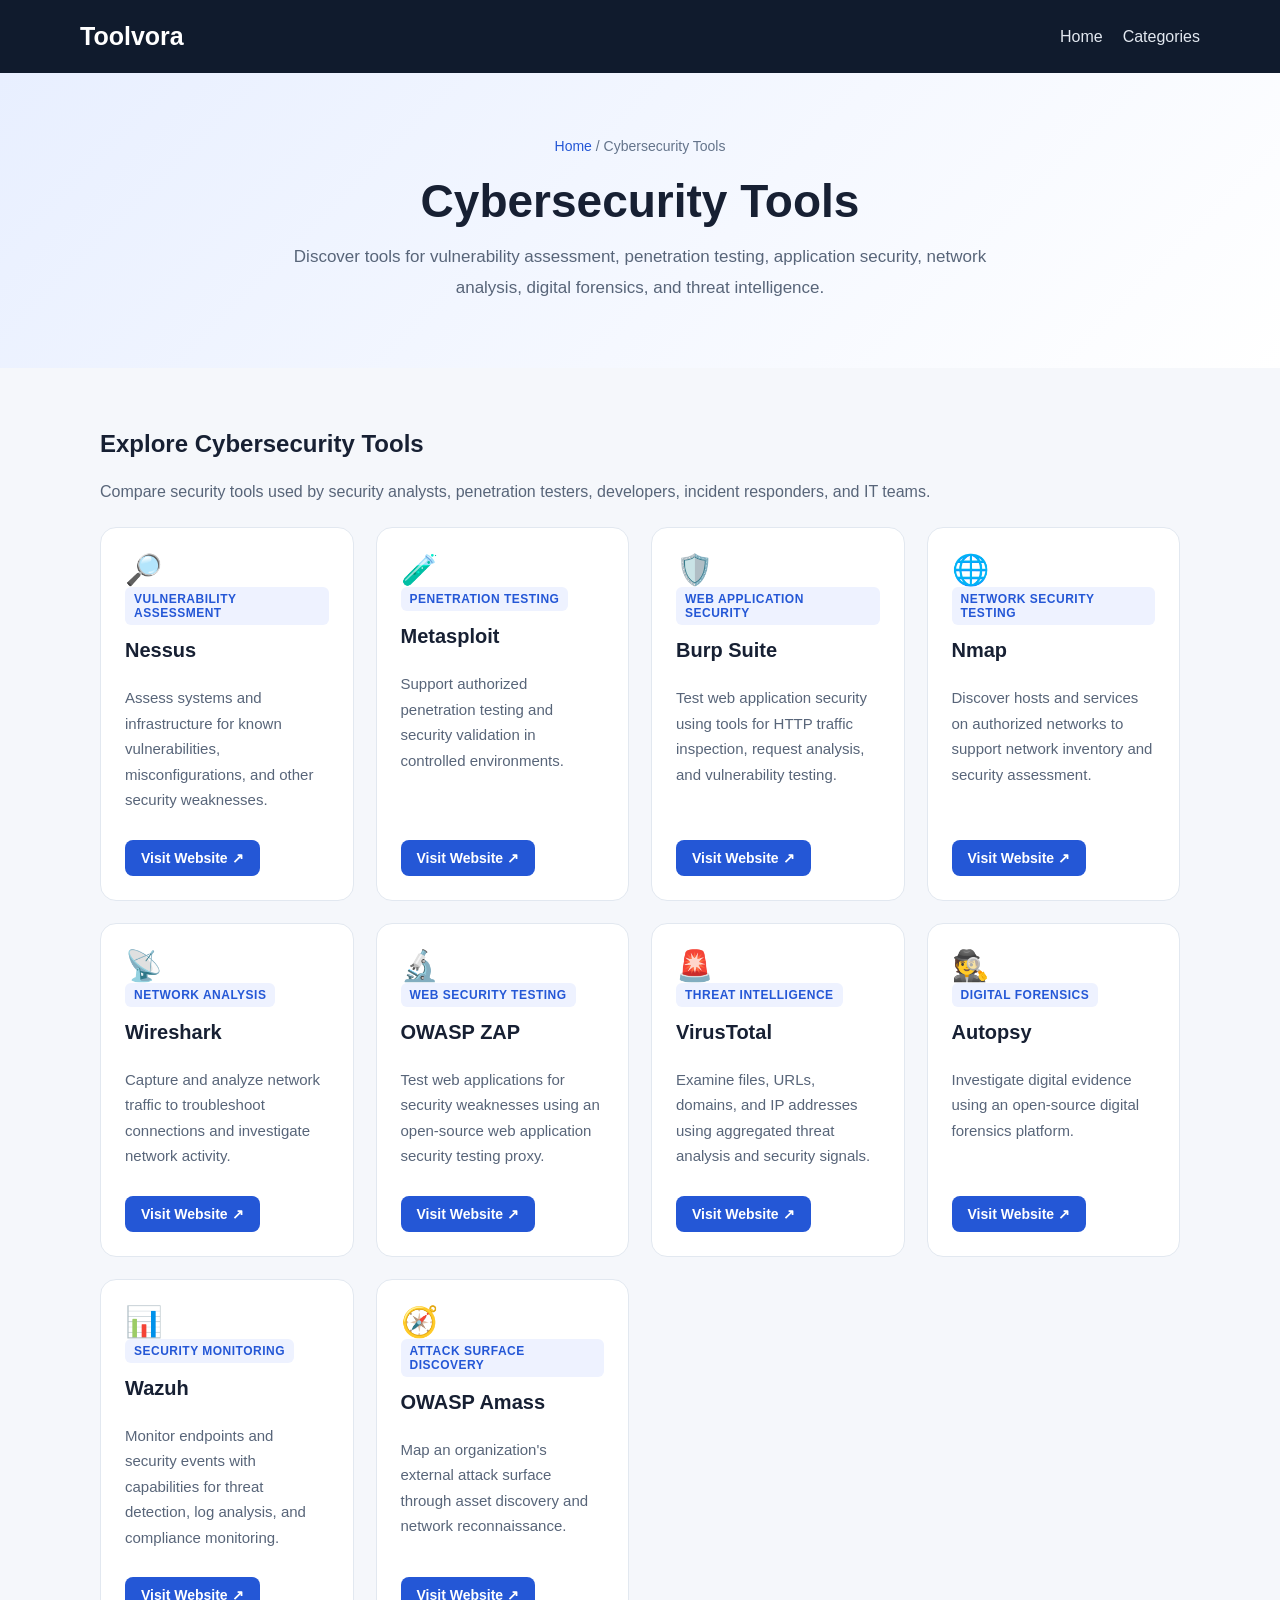
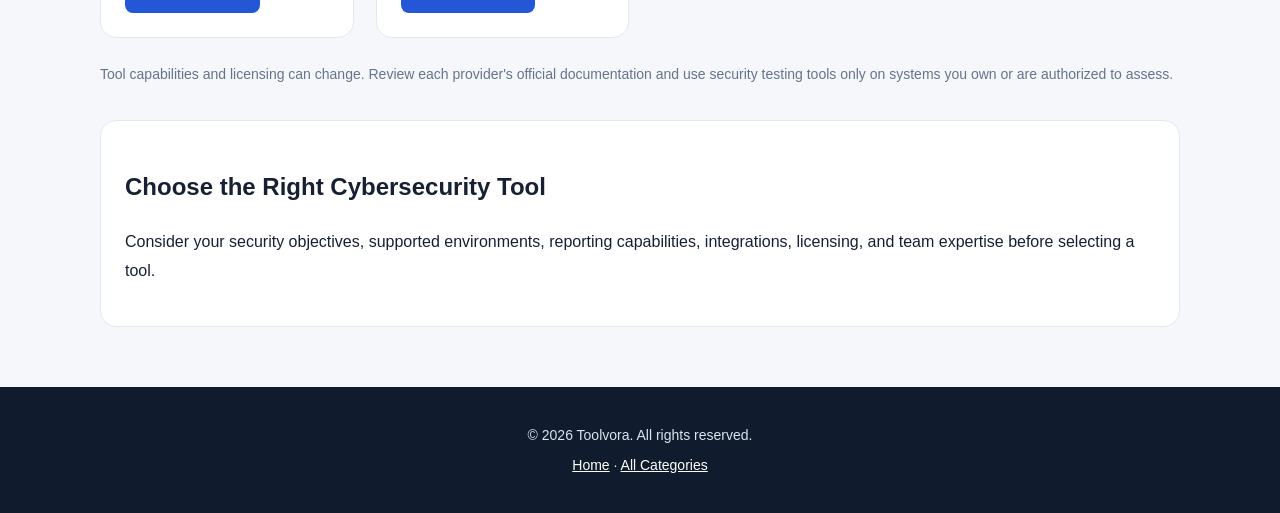
<file: cybersecurity-tools/index.html>
<!DOCTYPE html>
<html lang="en">
<head>
  <meta charset="UTF-8">
  <meta name="viewport" content="width=device-width, initial-scale=1">

  <title>Cybersecurity Tools Directory | Toolvora</title>
  <meta name="description" content="Explore cybersecurity tools for vulnerability scanning, penetration testing, web application security, network analysis, and threat intelligence.">
  <meta name="robots" content="index, follow">
  <link rel="canonical" href="https://prasadprechu.github.io/Toolvora/cybersecurity-tools/">
  <link rel="stylesheet" href="../assets/css/category.css">

  <style>
    .tool-card {
      display: flex;
      flex-direction: column;
      align-items: flex-start;
      min-height: 275px;
    }

    .tool-card h3 {
      font-size: 20px;
    }

    .tool-description {
      flex-grow: 1;
    }

    .tool-card .tool-label {
      display: inline-block;
      padding: 5px 9px;
      background: #eef2ff;
      border-radius: 6px;
    }

    .tool-link {
      display: inline-block;
      margin-top: 12px;
      padding: 10px 16px;
      border-radius: 8px;
      background: #2457d6;
      color: #fff;
      text-decoration: none;
      font-size: 14px;
      font-weight: 700;
      transition: background .2s ease;
    }

    .tool-link:hover {
      background: #183fa8;
    }

    .directory-note {
      margin-top: 28px;
      color: #64748b;
      font-size: 14px;
    }

    @media (max-width: 600px) {
      .tool-grid {
        grid-template-columns: 1fr;
      }

      .tool-card {
        min-height: auto;
      }
    }
  </style>
</head>

<body>

<header>
  <a class="brand" href="../">Toolvora</a>
  <nav aria-label="Main navigation">
    <a href="../">Home</a>
    <a href="../#categories">Categories</a>
  </nav>
</header>

<section class="hero">
  <div class="breadcrumb">
    <a href="../">Home</a> / Cybersecurity Tools
  </div>

  <h1>Cybersecurity Tools</h1>

  <p>
    Discover tools for vulnerability assessment, penetration testing,
    application security, network analysis, digital forensics,
    and threat intelligence.
  </p>
</section>

<main>
  <section aria-labelledby="tools-heading">
    <div class="section-heading">
      <h2 id="tools-heading">Explore Cybersecurity Tools</h2>
      <p>
        Compare security tools used by security analysts, penetration
        testers, developers, incident responders, and IT teams.
      </p>
    </div>

    <div class="tool-grid">

      <article class="tool-card">
        <div class="tool-icon" aria-hidden="true">🔎</div>
        <span class="tool-label">Vulnerability Assessment</span>
        <h3>Nessus</h3>
        <p class="tool-description">
          Assess systems and infrastructure for known vulnerabilities,
          misconfigurations, and other security weaknesses.
        </p>
        <a class="tool-link" href="https://www.tenable.com/products/nessus"
           target="_blank" rel="noopener noreferrer">
          Visit Website ↗
        </a>
      </article>

      <article class="tool-card">
        <div class="tool-icon" aria-hidden="true">🧪</div>
        <span class="tool-label">Penetration Testing</span>
        <h3>Metasploit</h3>
        <p class="tool-description">
          Support authorized penetration testing and security
          validation in controlled environments.
        </p>
        <a class="tool-link" href="https://www.metasploit.com/"
           target="_blank" rel="noopener noreferrer">
          Visit Website ↗
        </a>
      </article>

      <article class="tool-card">
        <div class="tool-icon" aria-hidden="true">🛡️</div>
        <span class="tool-label">Web Application Security</span>
        <h3>Burp Suite</h3>
        <p class="tool-description">
          Test web application security using tools for HTTP
          traffic inspection, request analysis, and vulnerability testing.
        </p>
        <a class="tool-link" href="https://portswigger.net/burp"
           target="_blank" rel="noopener noreferrer">
          Visit Website ↗
        </a>
      </article>

      <article class="tool-card">
        <div class="tool-icon" aria-hidden="true">🌐</div>
        <span class="tool-label">Network Security Testing</span>
        <h3>Nmap</h3>
        <p class="tool-description">
          Discover hosts and services on authorized networks
          to support network inventory and security assessment.
        </p>
        <a class="tool-link" href="https://nmap.org/"
           target="_blank" rel="noopener noreferrer">
          Visit Website ↗
        </a>
      </article>

      <article class="tool-card">
        <div class="tool-icon" aria-hidden="true">📡</div>
        <span class="tool-label">Network Analysis</span>
        <h3>Wireshark</h3>
        <p class="tool-description">
          Capture and analyze network traffic to troubleshoot
          connections and investigate network activity.
        </p>
        <a class="tool-link" href="https://www.wireshark.org/"
           target="_blank" rel="noopener noreferrer">
          Visit Website ↗
        </a>
      </article>

      <article class="tool-card">
        <div class="tool-icon" aria-hidden="true">🔬</div>
        <span class="tool-label">Web Security Testing</span>
        <h3>OWASP ZAP</h3>
        <p class="tool-description">
          Test web applications for security weaknesses using
          an open-source web application security testing proxy.
        </p>
        <a class="tool-link" href="https://www.zaproxy.org/"
           target="_blank" rel="noopener noreferrer">
          Visit Website ↗
        </a>
      </article>

      <article class="tool-card">
        <div class="tool-icon" aria-hidden="true">🚨</div>
        <span class="tool-label">Threat Intelligence</span>
        <h3>VirusTotal</h3>
        <p class="tool-description">
          Examine files, URLs, domains, and IP addresses using
          aggregated threat analysis and security signals.
        </p>
        <a class="tool-link" href="https://www.virustotal.com/"
           target="_blank" rel="noopener noreferrer">
          Visit Website ↗
        </a>
      </article>

      <article class="tool-card">
        <div class="tool-icon" aria-hidden="true">🕵️</div>
        <span class="tool-label">Digital Forensics</span>
        <h3>Autopsy</h3>
        <p class="tool-description">
          Investigate digital evidence using an open-source
          digital forensics platform.
        </p>
        <a class="tool-link" href="https://www.autopsy.com/"
           target="_blank" rel="noopener noreferrer">
          Visit Website ↗
        </a>
      </article>

      <article class="tool-card">
        <div class="tool-icon" aria-hidden="true">📊</div>
        <span class="tool-label">Security Monitoring</span>
        <h3>Wazuh</h3>
        <p class="tool-description">
          Monitor endpoints and security events with capabilities
          for threat detection, log analysis, and compliance monitoring.
        </p>
        <a class="tool-link" href="https://wazuh.com/"
           target="_blank" rel="noopener noreferrer">
          Visit Website ↗
        </a>
      </article>

      <article class="tool-card">
        <div class="tool-icon" aria-hidden="true">🧭</div>
        <span class="tool-label">Attack Surface Discovery</span>
        <h3>OWASP Amass</h3>
        <p class="tool-description">
          Map an organization's external attack surface through
          asset discovery and network reconnaissance.
        </p>
        <a class="tool-link" href="https://owasp.org/www-project-amass/"
           target="_blank" rel="noopener noreferrer">
          Visit Website ↗
        </a>
      </article>

    </div>

    <p class="directory-note">
      Tool capabilities and licensing can change. Review each provider's
      official documentation and use security testing tools only on
      systems you own or are authorized to assess.
    </p>
  </section>

  <section class="info-panel">
    <h2>Choose the Right Cybersecurity Tool</h2>
    <p>
      Consider your security objectives, supported environments,
      reporting capabilities, integrations, licensing, and team
      expertise before selecting a tool.
    </p>
  </section>
</main>

<footer>
  <p>© 2026 Toolvora. All rights reserved.</p>
  <p>
    <a href="../">Home</a> ·
    <a href="../#categories">All Categories</a>
  </p>
</footer>

</body>
</html>
</file>
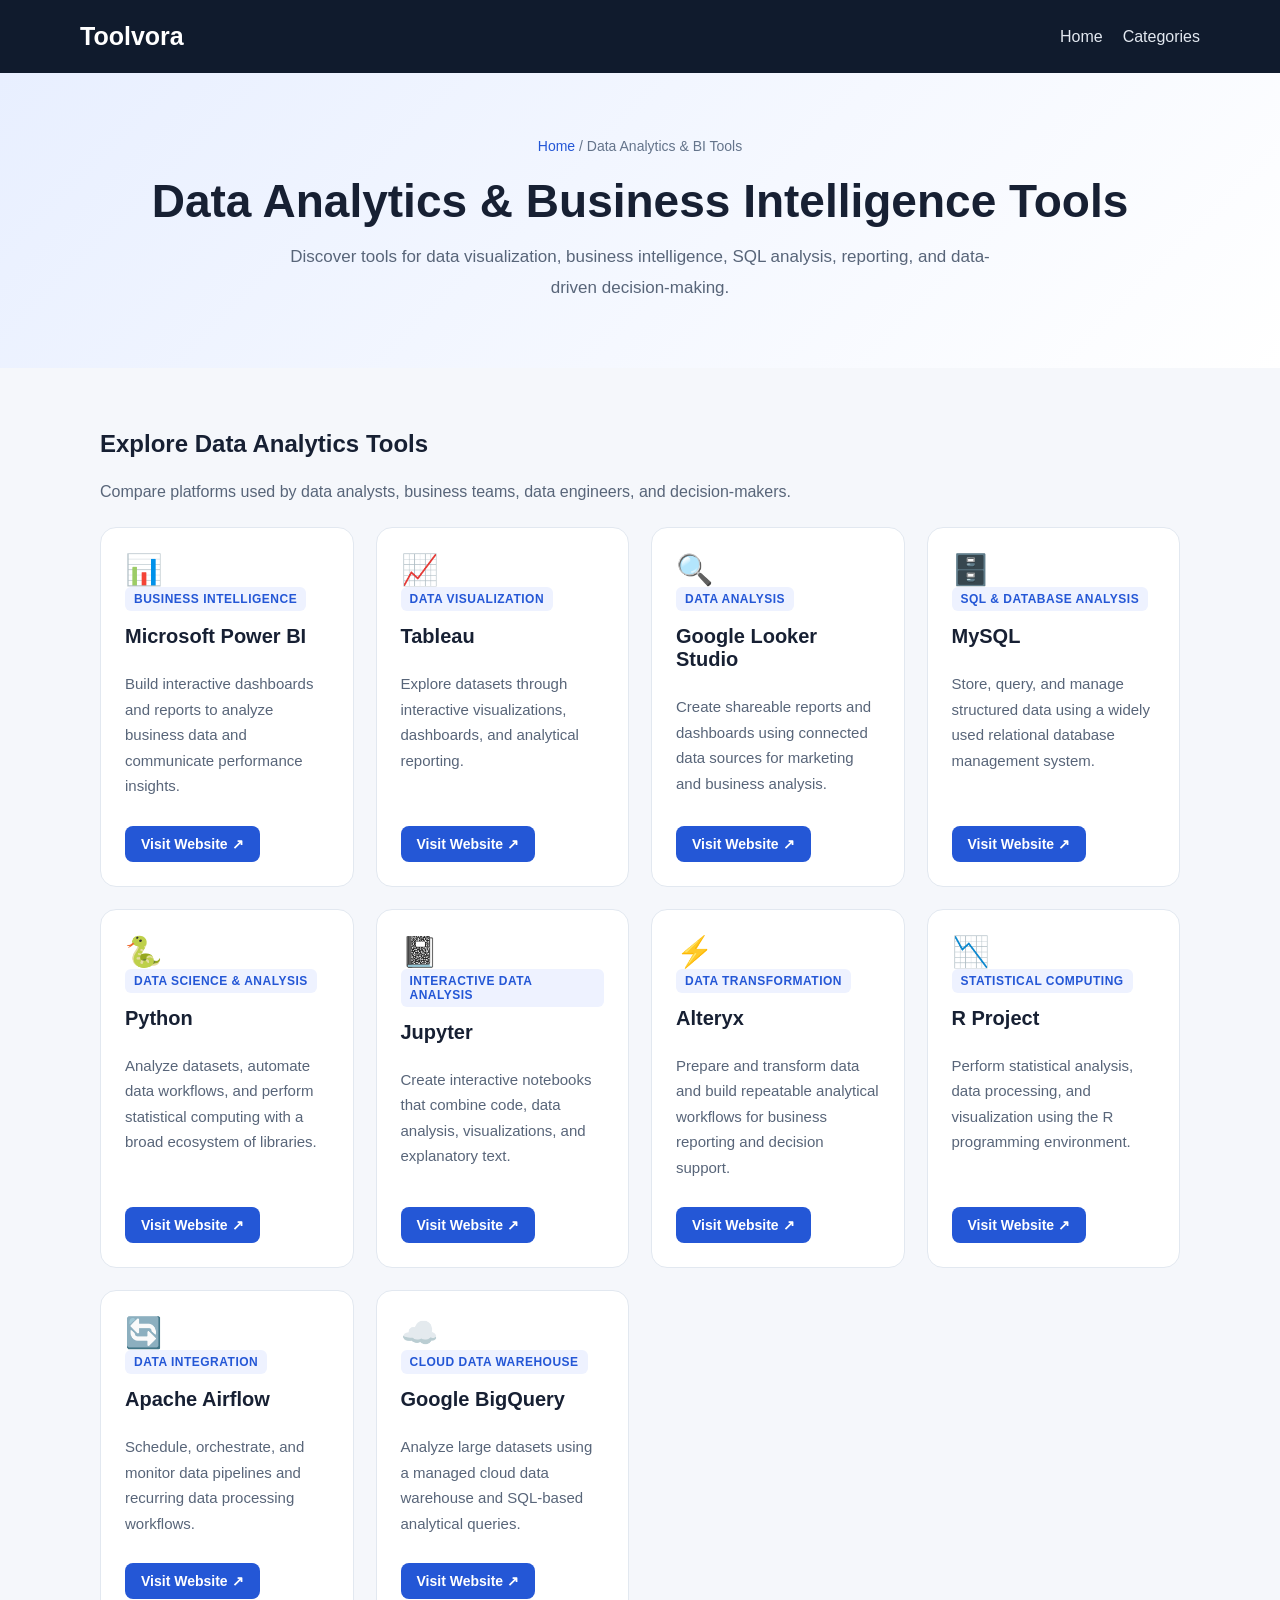
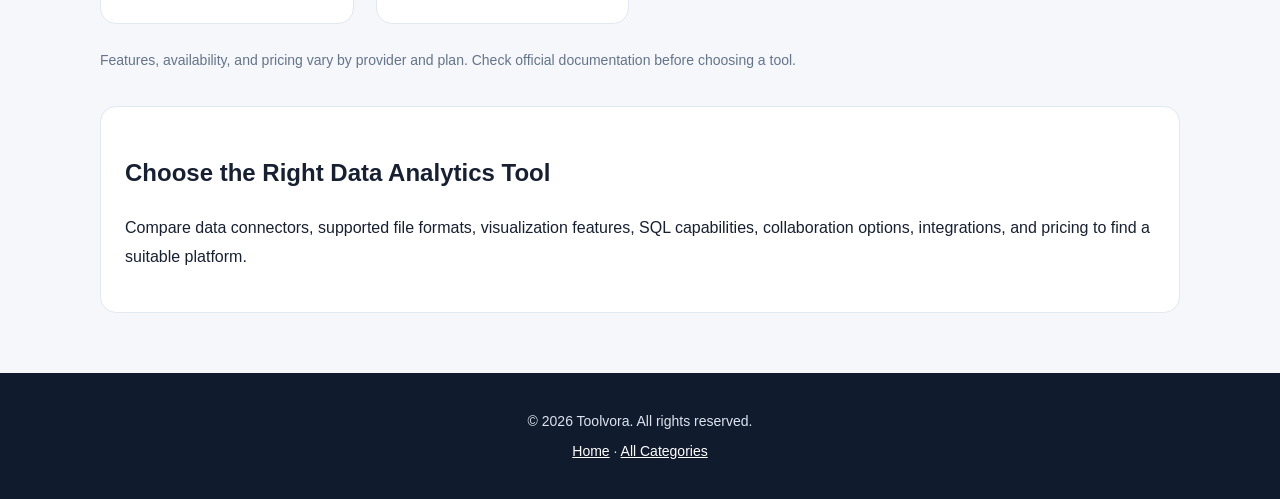
<file: data-analytics-tools/index.html>
<!DOCTYPE html>
<html lang="en">
<head>
  <meta charset="UTF-8">
  <meta name="viewport" content="width=device-width, initial-scale=1">

  <title>Data Analytics & BI Tools Directory | Toolvora</title>
  <meta name="description" content="Explore data analytics and business intelligence tools for dashboards, reporting, SQL queries, data visualization, and business insights.">
  <meta name="robots" content="index, follow">
  <link rel="canonical" href="https://prasadprechu.github.io/Toolvora/data-analytics-tools/">
  <link rel="stylesheet" href="../assets/css/category.css">

  <style>
    .tool-card {
      display: flex;
      flex-direction: column;
      align-items: flex-start;
      min-height: 275px;
    }

    .tool-card h3 {
      font-size: 20px;
    }

    .tool-description {
      flex-grow: 1;
    }

    .tool-card .tool-label {
      display: inline-block;
      padding: 5px 9px;
      background: #eef2ff;
      border-radius: 6px;
    }

    .tool-link {
      display: inline-block;
      margin-top: 12px;
      padding: 10px 16px;
      border-radius: 8px;
      background: #2457d6;
      color: #fff;
      text-decoration: none;
      font-size: 14px;
      font-weight: 700;
      transition: background .2s ease;
    }

    .tool-link:hover {
      background: #183fa8;
    }

    .directory-note {
      margin-top: 28px;
      color: #64748b;
      font-size: 14px;
    }

    @media (max-width: 600px) {
      .tool-grid {
        grid-template-columns: 1fr;
      }

      .tool-card {
        min-height: auto;
      }
    }
  </style>
</head>

<body>

<header>
  <a class="brand" href="../">Toolvora</a>
  <nav aria-label="Main navigation">
    <a href="../">Home</a>
    <a href="../#categories">Categories</a>
  </nav>
</header>

<section class="hero">
  <div class="breadcrumb">
    <a href="../">Home</a> / Data Analytics & BI Tools
  </div>

  <h1>Data Analytics & Business Intelligence Tools</h1>

  <p>
    Discover tools for data visualization, business intelligence,
    SQL analysis, reporting, and data-driven decision-making.
  </p>
</section>

<main>
  <section aria-labelledby="tools-heading">
    <div class="section-heading">
      <h2 id="tools-heading">Explore Data Analytics Tools</h2>
      <p>
        Compare platforms used by data analysts, business teams,
        data engineers, and decision-makers.
      </p>
    </div>

    <div class="tool-grid">

      <article class="tool-card">
        <div class="tool-icon" aria-hidden="true">📊</div>
        <span class="tool-label">Business Intelligence</span>
        <h3>Microsoft Power BI</h3>
        <p class="tool-description">
          Build interactive dashboards and reports to analyze business
          data and communicate performance insights.
        </p>
        <a class="tool-link" href="https://powerbi.microsoft.com/"
           target="_blank" rel="noopener noreferrer">
          Visit Website ↗
        </a>
      </article>

      <article class="tool-card">
        <div class="tool-icon" aria-hidden="true">📈</div>
        <span class="tool-label">Data Visualization</span>
        <h3>Tableau</h3>
        <p class="tool-description">
          Explore datasets through interactive visualizations,
          dashboards, and analytical reporting.
        </p>
        <a class="tool-link" href="https://www.tableau.com/"
           target="_blank" rel="noopener noreferrer">
          Visit Website ↗
        </a>
      </article>

      <article class="tool-card">
        <div class="tool-icon" aria-hidden="true">🔍</div>
        <span class="tool-label">Data Analysis</span>
        <h3>Google Looker Studio</h3>
        <p class="tool-description">
          Create shareable reports and dashboards using connected
          data sources for marketing and business analysis.
        </p>
        <a class="tool-link" href="https://lookerstudio.google.com/"
           target="_blank" rel="noopener noreferrer">
          Visit Website ↗
        </a>
      </article>

      <article class="tool-card">
        <div class="tool-icon" aria-hidden="true">🗄️</div>
        <span class="tool-label">SQL & Database Analysis</span>
        <h3>MySQL</h3>
        <p class="tool-description">
          Store, query, and manage structured data using a widely
          used relational database management system.
        </p>
        <a class="tool-link" href="https://www.mysql.com/"
           target="_blank" rel="noopener noreferrer">
          Visit Website ↗
        </a>
      </article>

      <article class="tool-card">
        <div class="tool-icon" aria-hidden="true">🐍</div>
        <span class="tool-label">Data Science & Analysis</span>
        <h3>Python</h3>
        <p class="tool-description">
          Analyze datasets, automate data workflows, and perform
          statistical computing with a broad ecosystem of libraries.
        </p>
        <a class="tool-link" href="https://www.python.org/"
           target="_blank" rel="noopener noreferrer">
          Visit Website ↗
        </a>
      </article>

      <article class="tool-card">
        <div class="tool-icon" aria-hidden="true">📓</div>
        <span class="tool-label">Interactive Data Analysis</span>
        <h3>Jupyter</h3>
        <p class="tool-description">
          Create interactive notebooks that combine code,
          data analysis, visualizations, and explanatory text.
        </p>
        <a class="tool-link" href="https://jupyter.org/"
           target="_blank" rel="noopener noreferrer">
          Visit Website ↗
        </a>
      </article>

      <article class="tool-card">
        <div class="tool-icon" aria-hidden="true">⚡</div>
        <span class="tool-label">Data Transformation</span>
        <h3>Alteryx</h3>
        <p class="tool-description">
          Prepare and transform data and build repeatable analytical
          workflows for business reporting and decision support.
        </p>
        <a class="tool-link" href="https://www.alteryx.com/"
           target="_blank" rel="noopener noreferrer">
          Visit Website ↗
        </a>
      </article>

      <article class="tool-card">
        <div class="tool-icon" aria-hidden="true">📉</div>
        <span class="tool-label">Statistical Computing</span>
        <h3>R Project</h3>
        <p class="tool-description">
          Perform statistical analysis, data processing, and
          visualization using the R programming environment.
        </p>
        <a class="tool-link" href="https://www.r-project.org/"
           target="_blank" rel="noopener noreferrer">
          Visit Website ↗
        </a>
      </article>

      <article class="tool-card">
        <div class="tool-icon" aria-hidden="true">🔄</div>
        <span class="tool-label">Data Integration</span>
        <h3>Apache Airflow</h3>
        <p class="tool-description">
          Schedule, orchestrate, and monitor data pipelines
          and recurring data processing workflows.
        </p>
        <a class="tool-link" href="https://airflow.apache.org/"
           target="_blank" rel="noopener noreferrer">
          Visit Website ↗
        </a>
      </article>

      <article class="tool-card">
        <div class="tool-icon" aria-hidden="true">☁️</div>
        <span class="tool-label">Cloud Data Warehouse</span>
        <h3>Google BigQuery</h3>
        <p class="tool-description">
          Analyze large datasets using a managed cloud data warehouse
          and SQL-based analytical queries.
        </p>
        <a class="tool-link" href="https://cloud.google.com/bigquery"
           target="_blank" rel="noopener noreferrer">
          Visit Website ↗
        </a>
      </article>

    </div>

    <p class="directory-note">
      Features, availability, and pricing vary by provider and plan.
      Check official documentation before choosing a tool.
    </p>
  </section>

  <section class="info-panel">
    <h2>Choose the Right Data Analytics Tool</h2>
    <p>
      Compare data connectors, supported file formats, visualization
      features, SQL capabilities, collaboration options, integrations,
      and pricing to find a suitable platform.
    </p>
  </section>
</main>

<footer>
  <p>© 2026 Toolvora. All rights reserved.</p>
  <p>
    <a href="../">Home</a> ·
    <a href="../#categories">All Categories</a>
  </p>
</footer>

</body>
</html>
</file>
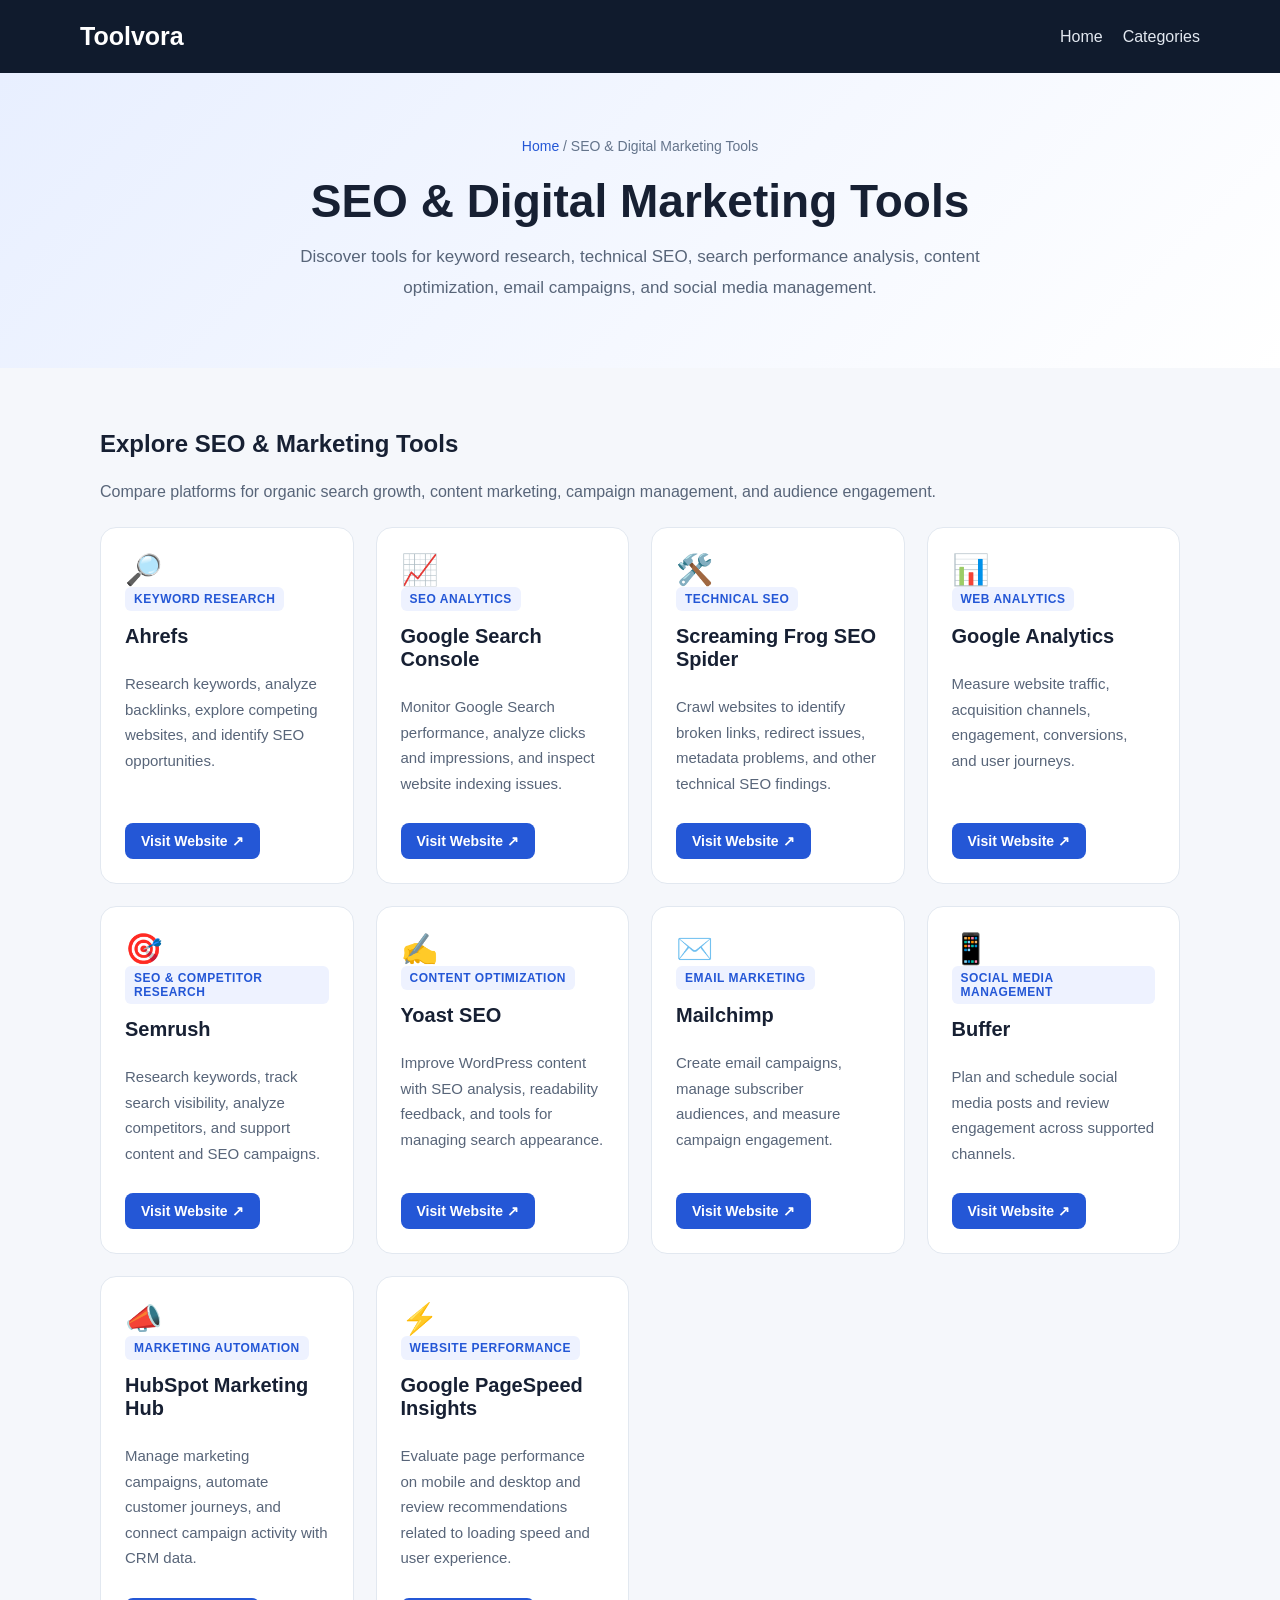
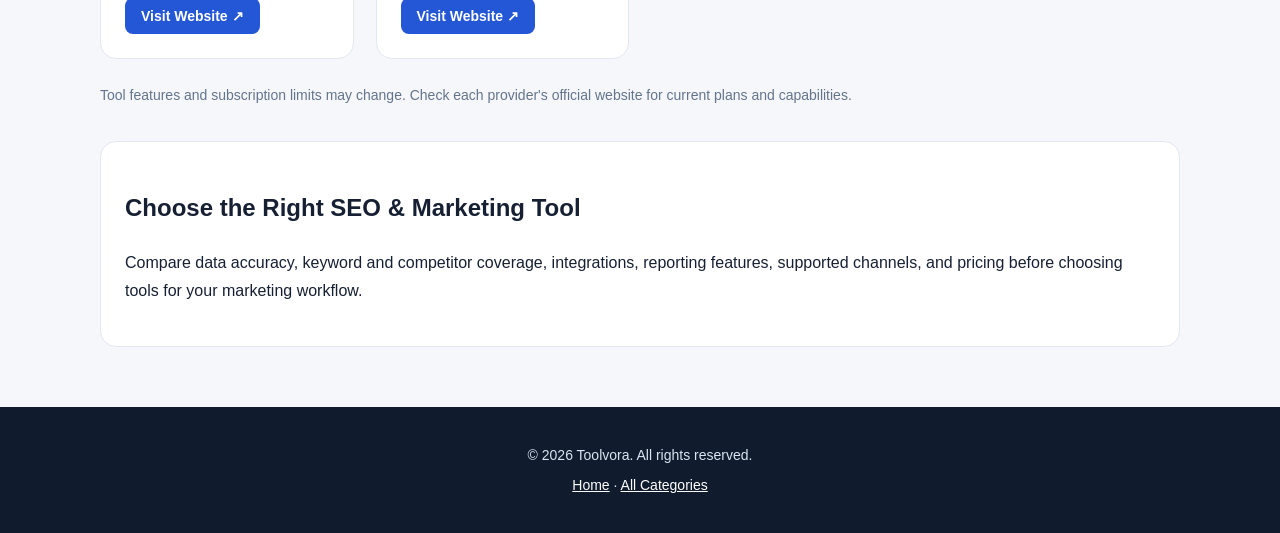
<file: seo-marketing-tools/index.html>
<!DOCTYPE html>
<html lang="en">
<head>
  <meta charset="UTF-8">
  <meta name="viewport" content="width=device-width, initial-scale=1">

  <title>SEO & Digital Marketing Tools Directory | Toolvora</title>
  <meta name="description" content="Explore SEO and digital marketing tools for keyword research, website audits, rank tracking, analytics, email marketing, and social media management.">
  <meta name="robots" content="index, follow">
  <link rel="canonical" href="https://prasadprechu.github.io/Toolvora/seo-marketing-tools/">
  <link rel="stylesheet" href="../assets/css/category.css">

  <style>
    .tool-card {
      display: flex;
      flex-direction: column;
      align-items: flex-start;
      min-height: 275px;
    }

    .tool-card h3 {
      font-size: 20px;
    }

    .tool-description {
      flex-grow: 1;
    }

    .tool-card .tool-label {
      display: inline-block;
      padding: 5px 9px;
      background: #eef2ff;
      border-radius: 6px;
    }

    .tool-link {
      display: inline-block;
      margin-top: 12px;
      padding: 10px 16px;
      border-radius: 8px;
      background: #2457d6;
      color: #fff;
      text-decoration: none;
      font-size: 14px;
      font-weight: 700;
      transition: background .2s ease;
    }

    .tool-link:hover {
      background: #183fa8;
    }

    .directory-note {
      margin-top: 28px;
      color: #64748b;
      font-size: 14px;
    }

    @media (max-width: 600px) {
      .tool-grid {
        grid-template-columns: 1fr;
      }

      .tool-card {
        min-height: auto;
      }
    }
  </style>
</head>

<body>

<header>
  <a class="brand" href="../">Toolvora</a>
  <nav aria-label="Main navigation">
    <a href="../">Home</a>
    <a href="../#categories">Categories</a>
  </nav>
</header>

<section class="hero">
  <div class="breadcrumb">
    <a href="../">Home</a> / SEO & Digital Marketing Tools
  </div>

  <h1>SEO & Digital Marketing Tools</h1>

  <p>
    Discover tools for keyword research, technical SEO, search
    performance analysis, content optimization, email campaigns,
    and social media management.
  </p>
</section>

<main>
  <section aria-labelledby="tools-heading">
    <div class="section-heading">
      <h2 id="tools-heading">Explore SEO & Marketing Tools</h2>
      <p>
        Compare platforms for organic search growth, content marketing,
        campaign management, and audience engagement.
      </p>
    </div>

    <div class="tool-grid">

      <article class="tool-card">
        <div class="tool-icon" aria-hidden="true">🔎</div>
        <span class="tool-label">Keyword Research</span>
        <h3>Ahrefs</h3>
        <p class="tool-description">
          Research keywords, analyze backlinks, explore competing
          websites, and identify SEO opportunities.
        </p>
        <a class="tool-link" href="https://ahrefs.com/"
           target="_blank" rel="noopener noreferrer">
          Visit Website ↗
        </a>
      </article>

      <article class="tool-card">
        <div class="tool-icon" aria-hidden="true">📈</div>
        <span class="tool-label">SEO Analytics</span>
        <h3>Google Search Console</h3>
        <p class="tool-description">
          Monitor Google Search performance, analyze clicks and
          impressions, and inspect website indexing issues.
        </p>
        <a class="tool-link" href="https://search.google.com/search-console/about"
           target="_blank" rel="noopener noreferrer">
          Visit Website ↗
        </a>
      </article>

      <article class="tool-card">
        <div class="tool-icon" aria-hidden="true">🛠️</div>
        <span class="tool-label">Technical SEO</span>
        <h3>Screaming Frog SEO Spider</h3>
        <p class="tool-description">
          Crawl websites to identify broken links, redirect issues,
          metadata problems, and other technical SEO findings.
        </p>
        <a class="tool-link" href="https://www.screamingfrog.co.uk/seo-spider/"
           target="_blank" rel="noopener noreferrer">
          Visit Website ↗
        </a>
      </article>

      <article class="tool-card">
        <div class="tool-icon" aria-hidden="true">📊</div>
        <span class="tool-label">Web Analytics</span>
        <h3>Google Analytics</h3>
        <p class="tool-description">
          Measure website traffic, acquisition channels, engagement,
          conversions, and user journeys.
        </p>
        <a class="tool-link" href="https://analytics.google.com/"
           target="_blank" rel="noopener noreferrer">
          Visit Website ↗
        </a>
      </article>

      <article class="tool-card">
        <div class="tool-icon" aria-hidden="true">🎯</div>
        <span class="tool-label">SEO & Competitor Research</span>
        <h3>Semrush</h3>
        <p class="tool-description">
          Research keywords, track search visibility, analyze
          competitors, and support content and SEO campaigns.
        </p>
        <a class="tool-link" href="https://www.semrush.com/"
           target="_blank" rel="noopener noreferrer">
          Visit Website ↗
        </a>
      </article>

      <article class="tool-card">
        <div class="tool-icon" aria-hidden="true">✍️</div>
        <span class="tool-label">Content Optimization</span>
        <h3>Yoast SEO</h3>
        <p class="tool-description">
          Improve WordPress content with SEO analysis, readability
          feedback, and tools for managing search appearance.
        </p>
        <a class="tool-link" href="https://yoast.com/"
           target="_blank" rel="noopener noreferrer">
          Visit Website ↗
        </a>
      </article>

      <article class="tool-card">
        <div class="tool-icon" aria-hidden="true">✉️</div>
        <span class="tool-label">Email Marketing</span>
        <h3>Mailchimp</h3>
        <p class="tool-description">
          Create email campaigns, manage subscriber audiences,
          and measure campaign engagement.
        </p>
        <a class="tool-link" href="https://mailchimp.com/"
           target="_blank" rel="noopener noreferrer">
          Visit Website ↗
        </a>
      </article>

      <article class="tool-card">
        <div class="tool-icon" aria-hidden="true">📱</div>
        <span class="tool-label">Social Media Management</span>
        <h3>Buffer</h3>
        <p class="tool-description">
          Plan and schedule social media posts and review
          engagement across supported channels.
        </p>
        <a class="tool-link" href="https://buffer.com/"
           target="_blank" rel="noopener noreferrer">
          Visit Website ↗
        </a>
      </article>

      <article class="tool-card">
        <div class="tool-icon" aria-hidden="true">📣</div>
        <span class="tool-label">Marketing Automation</span>
        <h3>HubSpot Marketing Hub</h3>
        <p class="tool-description">
          Manage marketing campaigns, automate customer journeys,
          and connect campaign activity with CRM data.
        </p>
        <a class="tool-link" href="https://www.hubspot.com/products/marketing"
           target="_blank" rel="noopener noreferrer">
          Visit Website ↗
        </a>
      </article>

      <article class="tool-card">
        <div class="tool-icon" aria-hidden="true">⚡</div>
        <span class="tool-label">Website Performance</span>
        <h3>Google PageSpeed Insights</h3>
        <p class="tool-description">
          Evaluate page performance on mobile and desktop and review
          recommendations related to loading speed and user experience.
        </p>
        <a class="tool-link" href="https://pagespeed.web.dev/"
           target="_blank" rel="noopener noreferrer">
          Visit Website ↗
        </a>
      </article>

    </div>

    <p class="directory-note">
      Tool features and subscription limits may change. Check each
      provider's official website for current plans and capabilities.
    </p>
  </section>

  <section class="info-panel">
    <h2>Choose the Right SEO & Marketing Tool</h2>
    <p>
      Compare data accuracy, keyword and competitor coverage,
      integrations, reporting features, supported channels, and pricing
      before choosing tools for your marketing workflow.
    </p>
  </section>
</main>

<footer>
  <p>© 2026 Toolvora. All rights reserved.</p>
  <p>
    <a href="../">Home</a> ·
    <a href="../#categories">All Categories</a>
  </p>
</footer>

</body>
</html>
</file>
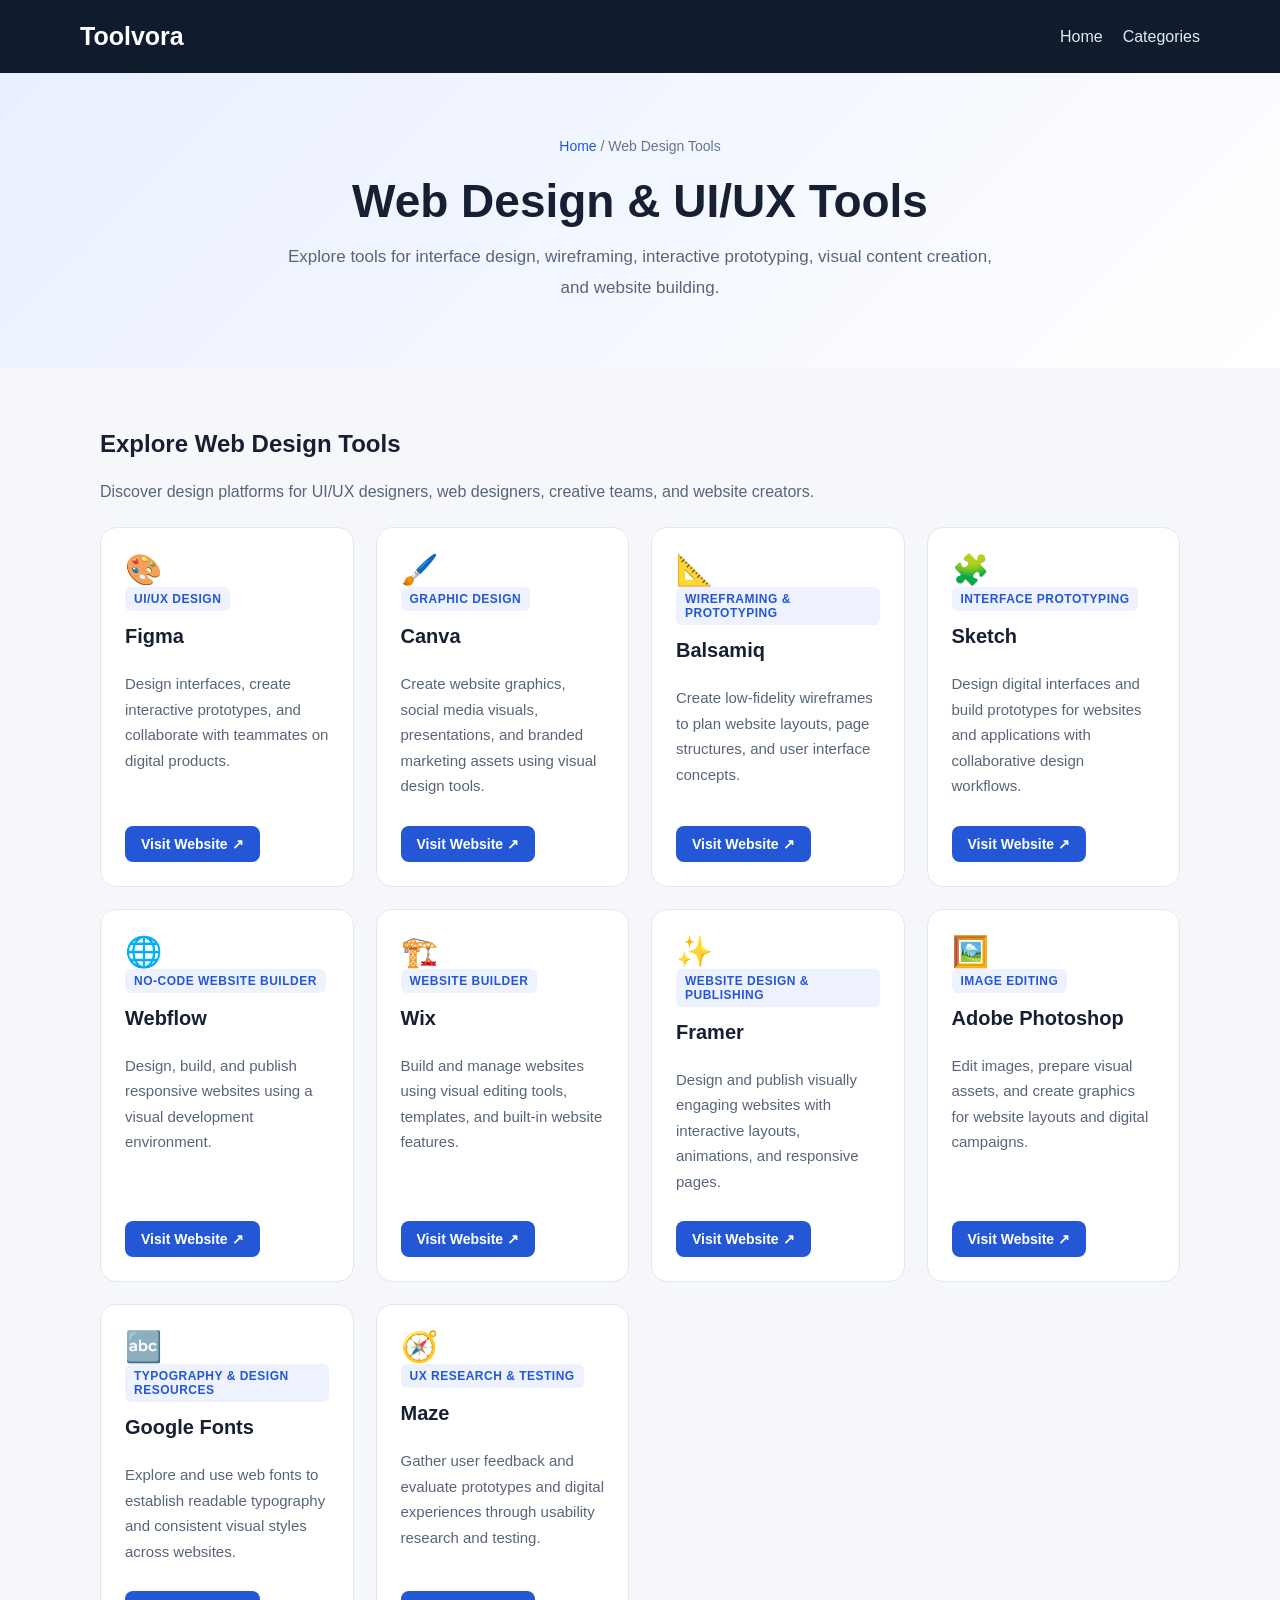
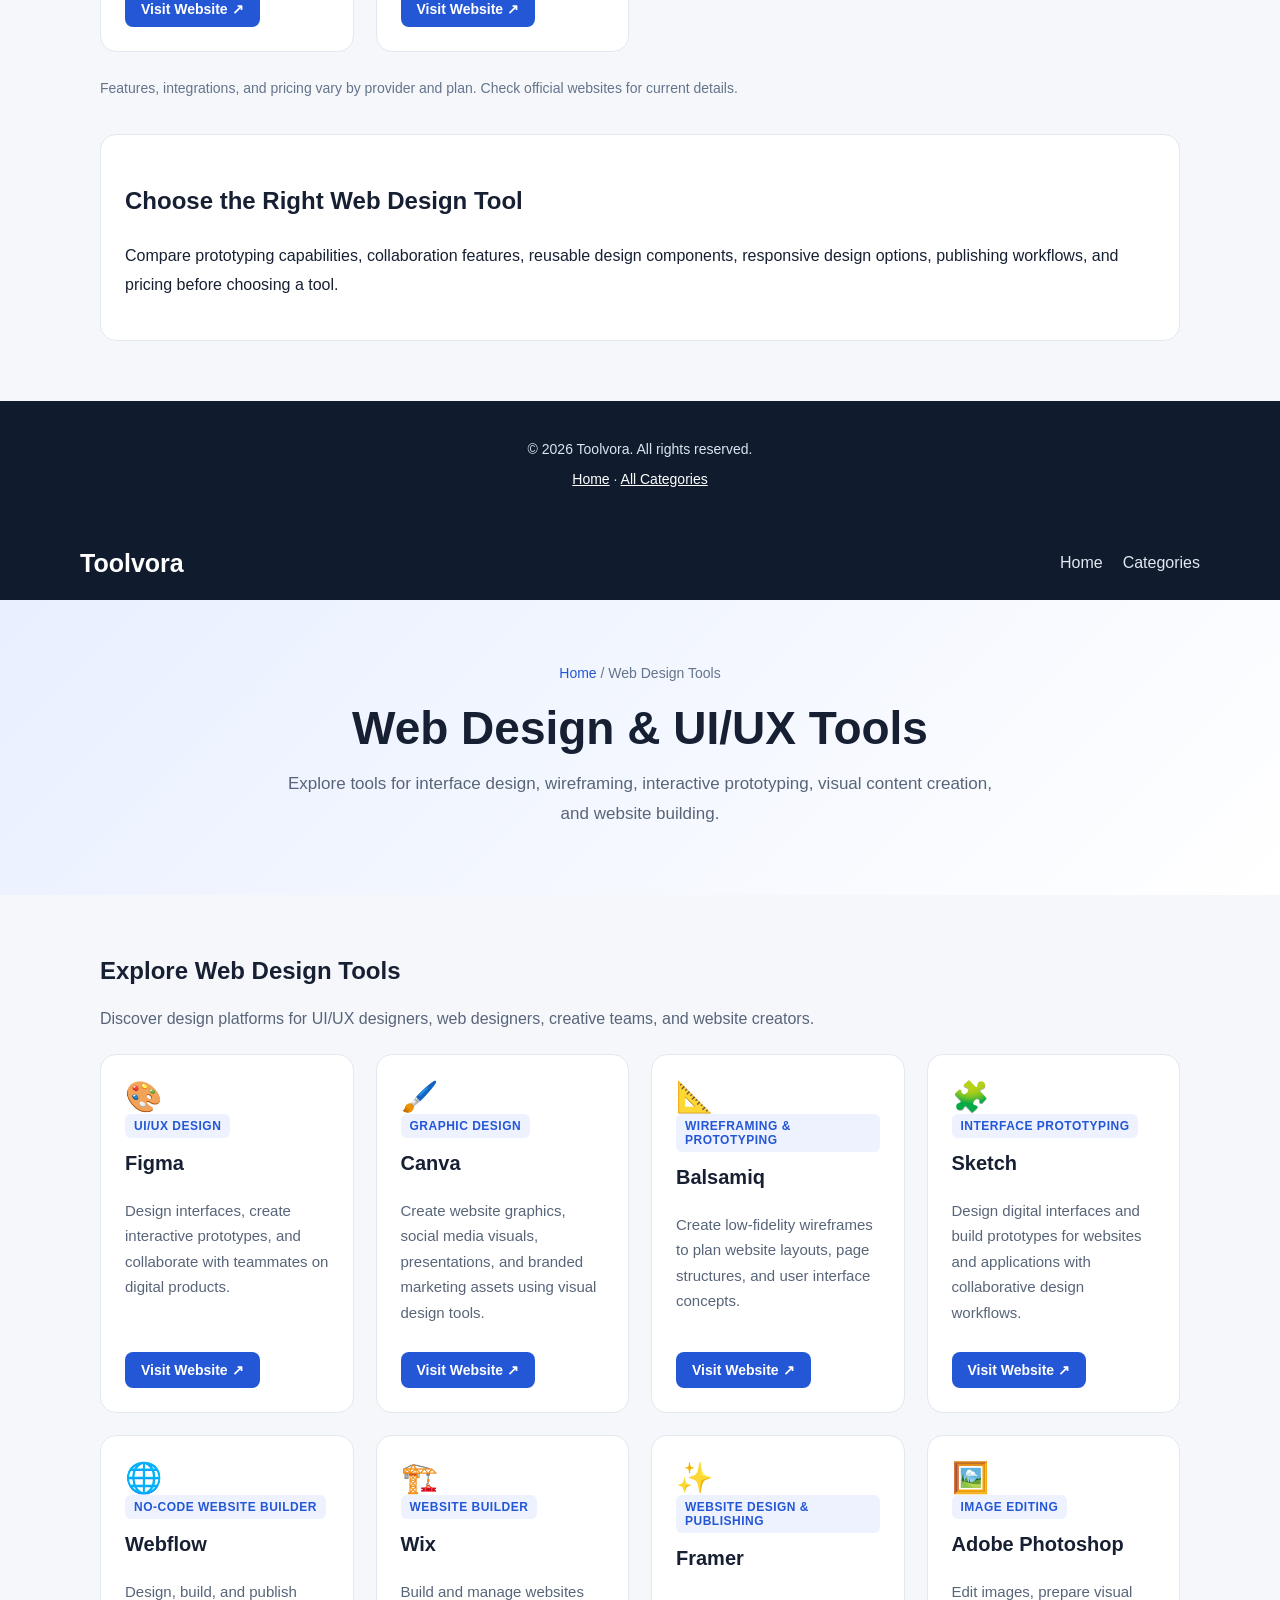
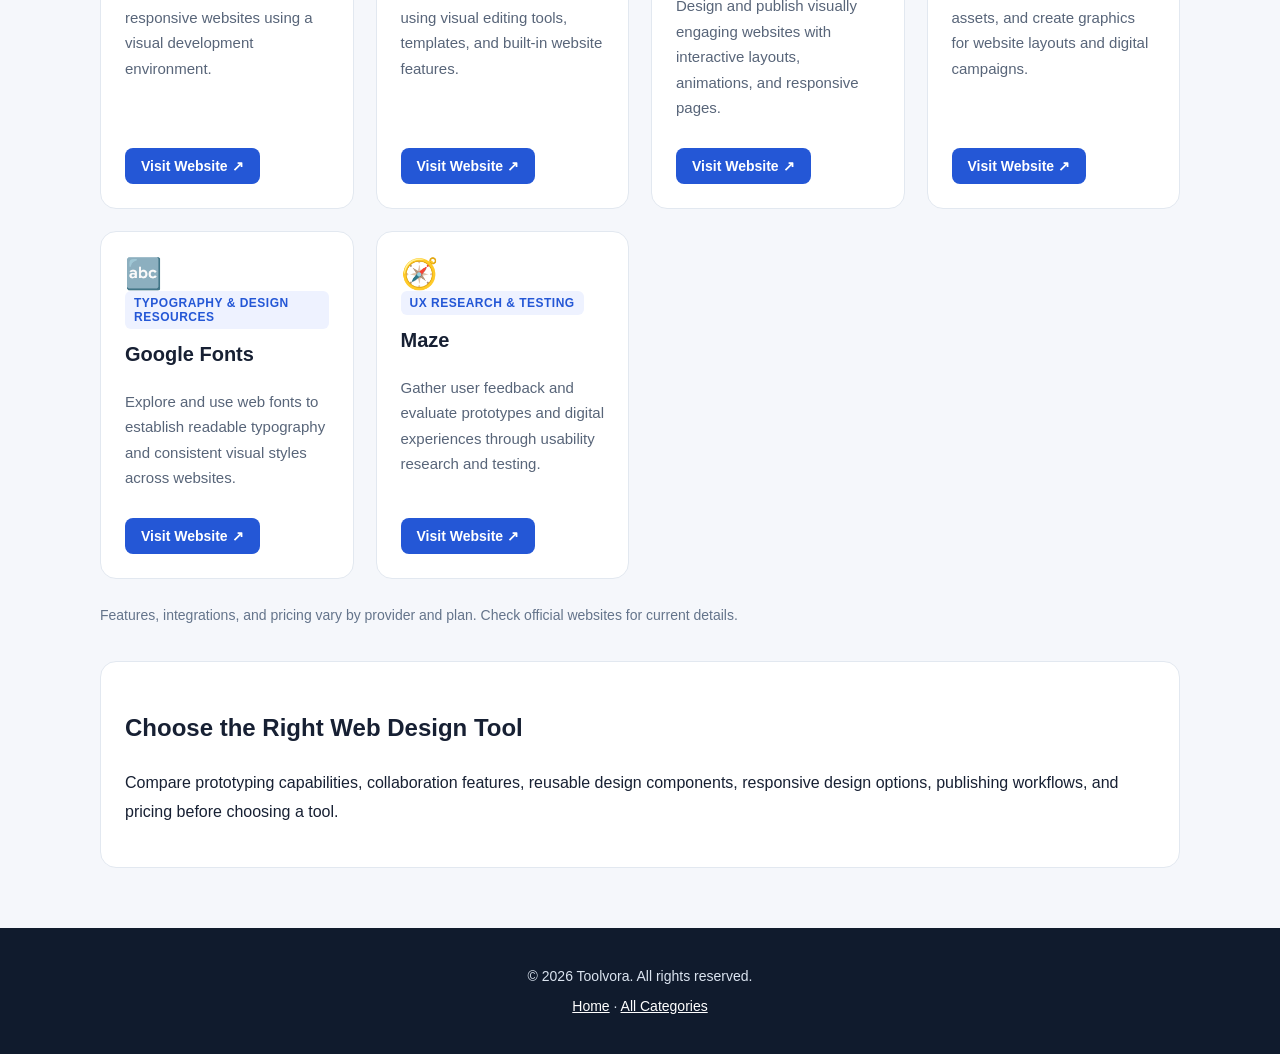
<file: web-design-tools/index.html>
<!DOCTYPE html>
<html lang="en">
<head>
  <meta charset="UTF-8">
  <meta name="viewport" content="width=device-width, initial-scale=1">

  <title>Web Design & UI/UX Tools Directory | Toolvora</title>
  <meta name="description" content="Discover web design and UI/UX tools for interface design, wireframing, prototyping, graphic design, and website building.">
  <meta name="robots" content="index, follow">
  <link rel="canonical" href="https://prasadprechu.github.io/Toolvora/web-design-tools/">
  <link rel="stylesheet" href="../assets/css/category.css">

  <style>
    .tool-card {
      display: flex;
      flex-direction: column;
      align-items: flex-start;
      min-height: 275px;
    }

    .tool-card h3 {
      font-size: 20px;
    }

    .tool-description {
      flex-grow: 1;
    }

    .tool-card .tool-label {
      display: inline-block;
      padding: 5px 9px;
      background: #eef2ff;
      border-radius: 6px;
    }

    .tool-link {
      display: inline-block;
      margin-top: 12px;
      padding: 10px 16px;
      border-radius: 8px;
      background: #2457d6;
      color: #fff;
      text-decoration: none;
      font-size: 14px;
      font-weight: 700;
      transition: background .2s ease;
    }

    .tool-link:hover {
      background: #183fa8;
    }

    .directory-note {
      margin-top: 28px;
      color: #64748b;
      font-size: 14px;
    }

    @media (max-width: 600px) {
      .tool-grid {
        grid-template-columns: 1fr;
      }

      .tool-card {
        min-height: auto;
      }
    }
  </style>
</head>

<body>

<header>
  <a class="brand" href="../">Toolvora</a>
  <nav aria-label="Main navigation">
    <a href="../">Home</a>
    <a href="../#categories">Categories</a>
  </nav>
</header>

<section class="hero">
  <div class="breadcrumb">
    <a href="../">Home</a> / Web Design Tools
  </div>

  <h1>Web Design & UI/UX Tools</h1>

  <p>
    Explore tools for interface design, wireframing, interactive
    prototyping, visual content creation, and website building.
  </p>
</section>

<main>
  <section aria-labelledby="tools-heading">
    <div class="section-heading">
      <h2 id="tools-heading">Explore Web Design Tools</h2>
      <p>
        Discover design platforms for UI/UX designers, web designers,
        creative teams, and website creators.
      </p>
    </div>

    <div class="tool-grid">

      <article class="tool-card">
        <div class="tool-icon" aria-hidden="true">🎨</div>
        <span class="tool-label">UI/UX Design</span>
        <h3>Figma</h3>
        <p class="tool-description">
          Design interfaces, create interactive prototypes, and
          collaborate with teammates on digital products.
        </p>
        <a class="tool-link" href="https://www.figma.com/"
           target="_blank" rel="noopener noreferrer">
          Visit Website ↗
        </a>
      </article>

      <article class="tool-card">
        <div class="tool-icon" aria-hidden="true">🖌️</div>
        <span class="tool-label">Graphic Design</span>
        <h3>Canva</h3>
        <p class="tool-description">
          Create website graphics, social media visuals, presentations,
          and branded marketing assets using visual design tools.
        </p>
        <a class="tool-link" href="https://www.canva.com/"
           target="_blank" rel="noopener noreferrer">
          Visit Website ↗
        </a>
      </article>

      <article class="tool-card">
        <div class="tool-icon" aria-hidden="true">📐</div>
        <span class="tool-label">Wireframing & Prototyping</span>
        <h3>Balsamiq</h3>
        <p class="tool-description">
          Create low-fidelity wireframes to plan website layouts,
          page structures, and user interface concepts.
        </p>
        <a class="tool-link" href="https://balsamiq.com/"
           target="_blank" rel="noopener noreferrer">
          Visit Website ↗
        </a>
      </article>

      <article class="tool-card">
        <div class="tool-icon" aria-hidden="true">🧩</div>
        <span class="tool-label">Interface Prototyping</span>
        <h3>Sketch</h3>
        <p class="tool-description">
          Design digital interfaces and build prototypes for websites
          and applications with collaborative design workflows.
        </p>
        <a class="tool-link" href="https://www.sketch.com/"
           target="_blank" rel="noopener noreferrer">
          Visit Website ↗
        </a>
      </article>

      <article class="tool-card">
        <div class="tool-icon" aria-hidden="true">🌐</div>
        <span class="tool-label">No-Code Website Builder</span>
        <h3>Webflow</h3>
        <p class="tool-description">
          Design, build, and publish responsive websites using
          a visual development environment.
        </p>
        <a class="tool-link" href="https://webflow.com/"
           target="_blank" rel="noopener noreferrer">
          Visit Website ↗
        </a>
      </article>

      <article class="tool-card">
        <div class="tool-icon" aria-hidden="true">🏗️</div>
        <span class="tool-label">Website Builder</span>
        <h3>Wix</h3>
        <p class="tool-description">
          Build and manage websites using visual editing tools,
          templates, and built-in website features.
        </p>
        <a class="tool-link" href="https://www.wix.com/"
           target="_blank" rel="noopener noreferrer">
          Visit Website ↗
        </a>
      </article>

      <article class="tool-card">
        <div class="tool-icon" aria-hidden="true">✨</div>
        <span class="tool-label">Website Design & Publishing</span>
        <h3>Framer</h3>
        <p class="tool-description">
          Design and publish visually engaging websites with
          interactive layouts, animations, and responsive pages.
        </p>
        <a class="tool-link" href="https://www.framer.com/"
           target="_blank" rel="noopener noreferrer">
          Visit Website ↗
        </a>
      </article>

      <article class="tool-card">
        <div class="tool-icon" aria-hidden="true">🖼️</div>
        <span class="tool-label">Image Editing</span>
        <h3>Adobe Photoshop</h3>
        <p class="tool-description">
          Edit images, prepare visual assets, and create graphics
          for website layouts and digital campaigns.
        </p>
        <a class="tool-link" href="https://www.adobe.com/products/photoshop.html"
           target="_blank" rel="noopener noreferrer">
          Visit Website ↗
        </a>
      </article>

      <article class="tool-card">
        <div class="tool-icon" aria-hidden="true">🔤</div>
        <span class="tool-label">Typography & Design Resources</span>
        <h3>Google Fonts</h3>
        <p class="tool-description">
          Explore and use web fonts to establish readable typography
          and consistent visual styles across websites.
        </p>
        <a class="tool-link" href="https://fonts.google.com/"
           target="_blank" rel="noopener noreferrer">
          Visit Website ↗
        </a>
      </article>

      <article class="tool-card">
        <div class="tool-icon" aria-hidden="true">🧭</div>
        <span class="tool-label">UX Research & Testing</span>
        <h3>Maze</h3>
        <p class="tool-description">
          Gather user feedback and evaluate prototypes and digital
          experiences through usability research and testing.
        </p>
        <a class="tool-link" href="https://maze.co/"
           target="_blank" rel="noopener noreferrer">
          Visit Website ↗
        </a>
      </article>

    </div>

    <p class="directory-note">
      Features, integrations, and pricing vary by provider and plan.
      Check official websites for current details.
    </p>
  </section>

  <section class="info-panel">
    <h2>Choose the Right Web Design Tool</h2>
    <p>
      Compare prototyping capabilities, collaboration features,
      reusable design components, responsive design options,
      publishing workflows, and pricing before choosing a tool.
    </p>
  </section>
</main>

<footer>
  <p>© 2026 Toolvora. All rights reserved.</p>
  <p>
    <a href="../">Home</a> ·
    <a href="../#categories">All Categories</a>
  </p>
</footer>

</body>
</html>

<!DOCTYPE html>
<html lang="en">
<head>
  <meta charset="UTF-8">
  <meta name="viewport" content="width=device-width, initial-scale=1">

  <title>Web Design & UI/UX Tools Directory | Toolvora</title>
  <meta name="description" content="Discover web design and UI/UX tools for interface design, wireframing, prototyping, graphic design, and website building.">
  <meta name="robots" content="index, follow">
  <link rel="canonical" href="https://prasadprechu.github.io/Toolvora/web-design-tools/">
  <link rel="stylesheet" href="../assets/css/category.css">

  <style>
    .tool-card {
      display: flex;
      flex-direction: column;
      align-items: flex-start;
      min-height: 275px;
    }

    .tool-card h3 {
      font-size: 20px;
    }

    .tool-description {
      flex-grow: 1;
    }

    .tool-card .tool-label {
      display: inline-block;
      padding: 5px 9px;
      background: #eef2ff;
      border-radius: 6px;
    }

    .tool-link {
      display: inline-block;
      margin-top: 12px;
      padding: 10px 16px;
      border-radius: 8px;
      background: #2457d6;
      color: #fff;
      text-decoration: none;
      font-size: 14px;
      font-weight: 700;
      transition: background .2s ease;
    }

    .tool-link:hover {
      background: #183fa8;
    }

    .directory-note {
      margin-top: 28px;
      color: #64748b;
      font-size: 14px;
    }

    @media (max-width: 600px) {
      .tool-grid {
        grid-template-columns: 1fr;
      }

      .tool-card {
        min-height: auto;
      }
    }
  </style>
</head>

<body>

<header>
  <a class="brand" href="../">Toolvora</a>
  <nav aria-label="Main navigation">
    <a href="../">Home</a>
    <a href="../#categories">Categories</a>
  </nav>
</header>

<section class="hero">
  <div class="breadcrumb">
    <a href="../">Home</a> / Web Design Tools
  </div>

  <h1>Web Design & UI/UX Tools</h1>

  <p>
    Explore tools for interface design, wireframing, interactive
    prototyping, visual content creation, and website building.
  </p>
</section>

<main>
  <section aria-labelledby="tools-heading">
    <div class="section-heading">
      <h2 id="tools-heading">Explore Web Design Tools</h2>
      <p>
        Discover design platforms for UI/UX designers, web designers,
        creative teams, and website creators.
      </p>
    </div>

    <div class="tool-grid">

      <article class="tool-card">
        <div class="tool-icon" aria-hidden="true">🎨</div>
        <span class="tool-label">UI/UX Design</span>
        <h3>Figma</h3>
        <p class="tool-description">
          Design interfaces, create interactive prototypes, and
          collaborate with teammates on digital products.
        </p>
        <a class="tool-link" href="https://www.figma.com/"
           target="_blank" rel="noopener noreferrer">
          Visit Website ↗
        </a>
      </article>

      <article class="tool-card">
        <div class="tool-icon" aria-hidden="true">🖌️</div>
        <span class="tool-label">Graphic Design</span>
        <h3>Canva</h3>
        <p class="tool-description">
          Create website graphics, social media visuals, presentations,
          and branded marketing assets using visual design tools.
        </p>
        <a class="tool-link" href="https://www.canva.com/"
           target="_blank" rel="noopener noreferrer">
          Visit Website ↗
        </a>
      </article>

      <article class="tool-card">
        <div class="tool-icon" aria-hidden="true">📐</div>
        <span class="tool-label">Wireframing & Prototyping</span>
        <h3>Balsamiq</h3>
        <p class="tool-description">
          Create low-fidelity wireframes to plan website layouts,
          page structures, and user interface concepts.
        </p>
        <a class="tool-link" href="https://balsamiq.com/"
           target="_blank" rel="noopener noreferrer">
          Visit Website ↗
        </a>
      </article>

      <article class="tool-card">
        <div class="tool-icon" aria-hidden="true">🧩</div>
        <span class="tool-label">Interface Prototyping</span>
        <h3>Sketch</h3>
        <p class="tool-description">
          Design digital interfaces and build prototypes for websites
          and applications with collaborative design workflows.
        </p>
        <a class="tool-link" href="https://www.sketch.com/"
           target="_blank" rel="noopener noreferrer">
          Visit Website ↗
        </a>
      </article>

      <article class="tool-card">
        <div class="tool-icon" aria-hidden="true">🌐</div>
        <span class="tool-label">No-Code Website Builder</span>
        <h3>Webflow</h3>
        <p class="tool-description">
          Design, build, and publish responsive websites using
          a visual development environment.
        </p>
        <a class="tool-link" href="https://webflow.com/"
           target="_blank" rel="noopener noreferrer">
          Visit Website ↗
        </a>
      </article>

      <article class="tool-card">
        <div class="tool-icon" aria-hidden="true">🏗️</div>
        <span class="tool-label">Website Builder</span>
        <h3>Wix</h3>
        <p class="tool-description">
          Build and manage websites using visual editing tools,
          templates, and built-in website features.
        </p>
        <a class="tool-link" href="https://www.wix.com/"
           target="_blank" rel="noopener noreferrer">
          Visit Website ↗
        </a>
      </article>

      <article class="tool-card">
        <div class="tool-icon" aria-hidden="true">✨</div>
        <span class="tool-label">Website Design & Publishing</span>
        <h3>Framer</h3>
        <p class="tool-description">
          Design and publish visually engaging websites with
          interactive layouts, animations, and responsive pages.
        </p>
        <a class="tool-link" href="https://www.framer.com/"
           target="_blank" rel="noopener noreferrer">
          Visit Website ↗
        </a>
      </article>

      <article class="tool-card">
        <div class="tool-icon" aria-hidden="true">🖼️</div>
        <span class="tool-label">Image Editing</span>
        <h3>Adobe Photoshop</h3>
        <p class="tool-description">
          Edit images, prepare visual assets, and create graphics
          for website layouts and digital campaigns.
        </p>
        <a class="tool-link" href="https://www.adobe.com/products/photoshop.html"
           target="_blank" rel="noopener noreferrer">
          Visit Website ↗
        </a>
      </article>

      <article class="tool-card">
        <div class="tool-icon" aria-hidden="true">🔤</div>
        <span class="tool-label">Typography & Design Resources</span>
        <h3>Google Fonts</h3>
        <p class="tool-description">
          Explore and use web fonts to establish readable typography
          and consistent visual styles across websites.
        </p>
        <a class="tool-link" href="https://fonts.google.com/"
           target="_blank" rel="noopener noreferrer">
          Visit Website ↗
        </a>
      </article>

      <article class="tool-card">
        <div class="tool-icon" aria-hidden="true">🧭</div>
        <span class="tool-label">UX Research & Testing</span>
        <h3>Maze</h3>
        <p class="tool-description">
          Gather user feedback and evaluate prototypes and digital
          experiences through usability research and testing.
        </p>
        <a class="tool-link" href="https://maze.co/"
           target="_blank" rel="noopener noreferrer">
          Visit Website ↗
        </a>
      </article>

    </div>

    <p class="directory-note">
      Features, integrations, and pricing vary by provider and plan.
      Check official websites for current details.
    </p>
  </section>

  <section class="info-panel">
    <h2>Choose the Right Web Design Tool</h2>
    <p>
      Compare prototyping capabilities, collaboration features,
      reusable design components, responsive design options,
      publishing workflows, and pricing before choosing a tool.
    </p>
  </section>
</main>

<footer>
  <p>© 2026 Toolvora. All rights reserved.</p>
  <p>
    <a href="../">Home</a> ·
    <a href="../#categories">All Categories</a>
  </p>
</footer>

</body>
</html>
</file>
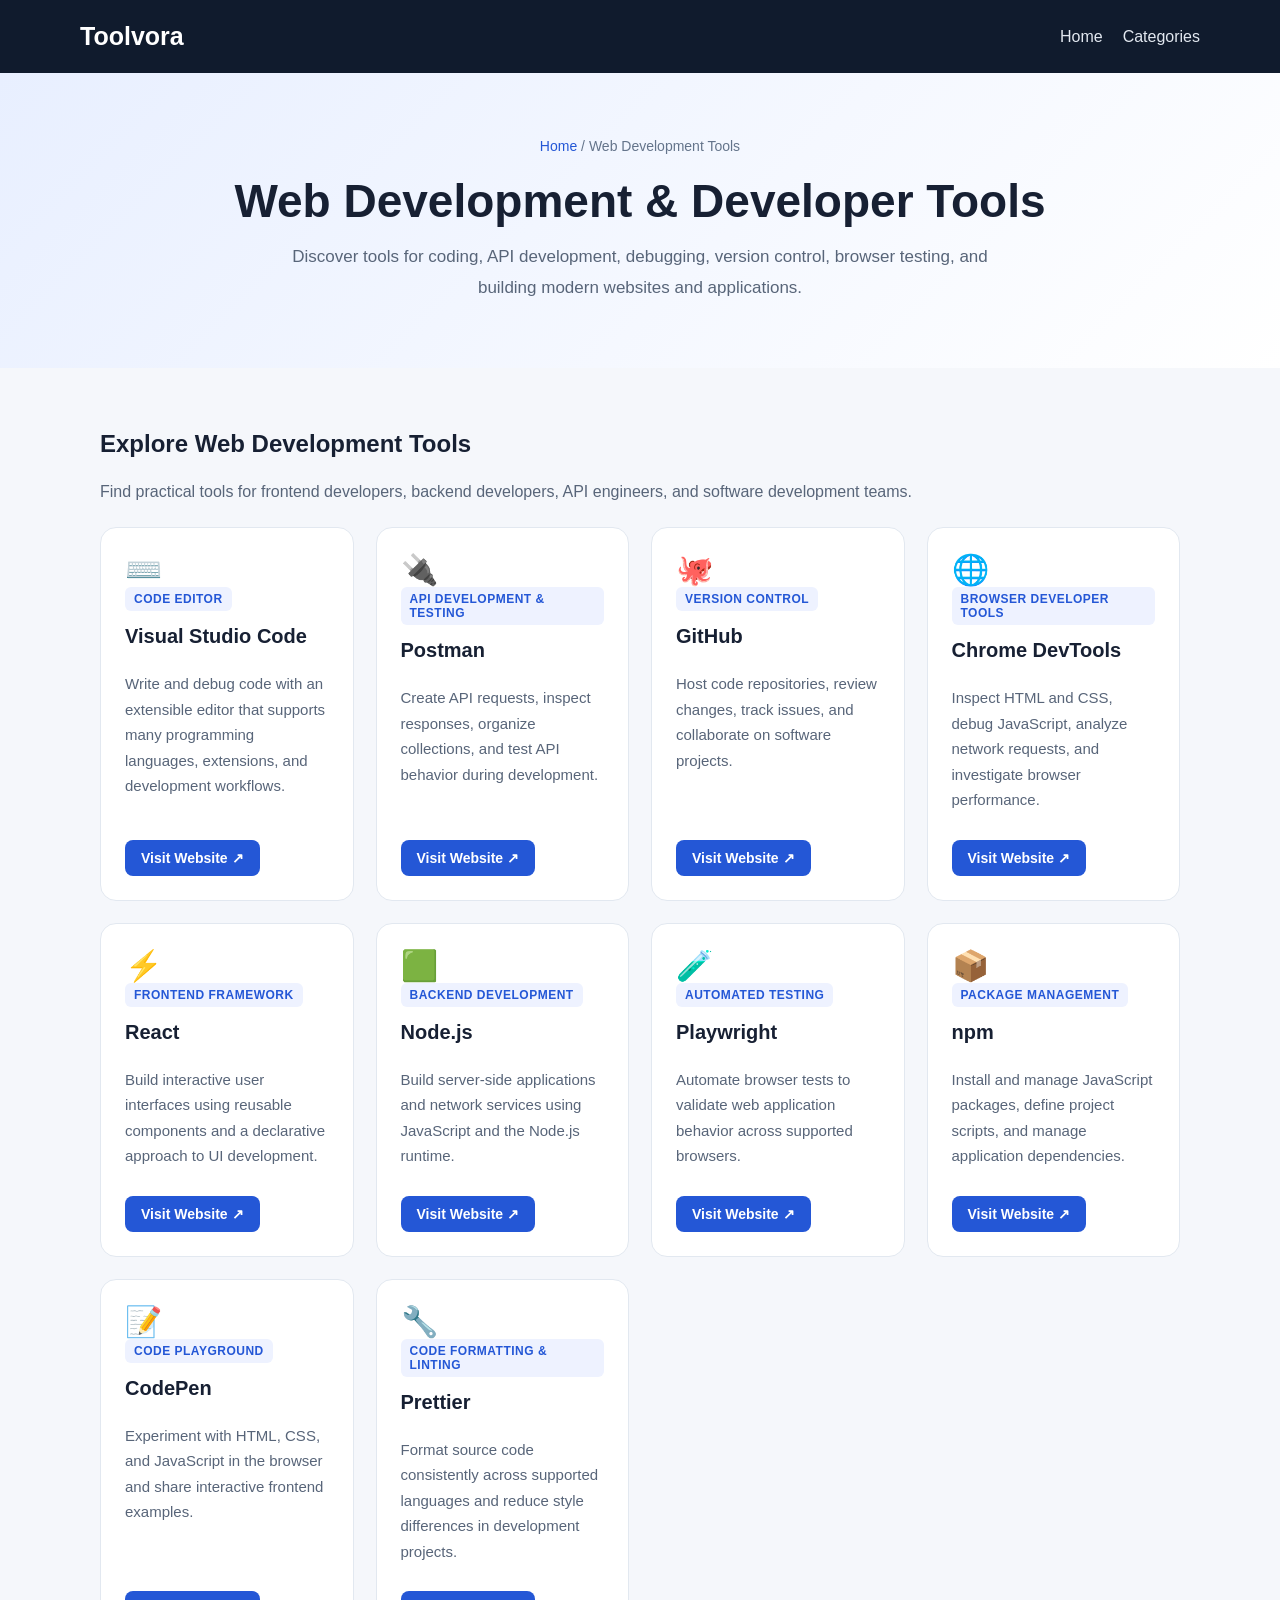
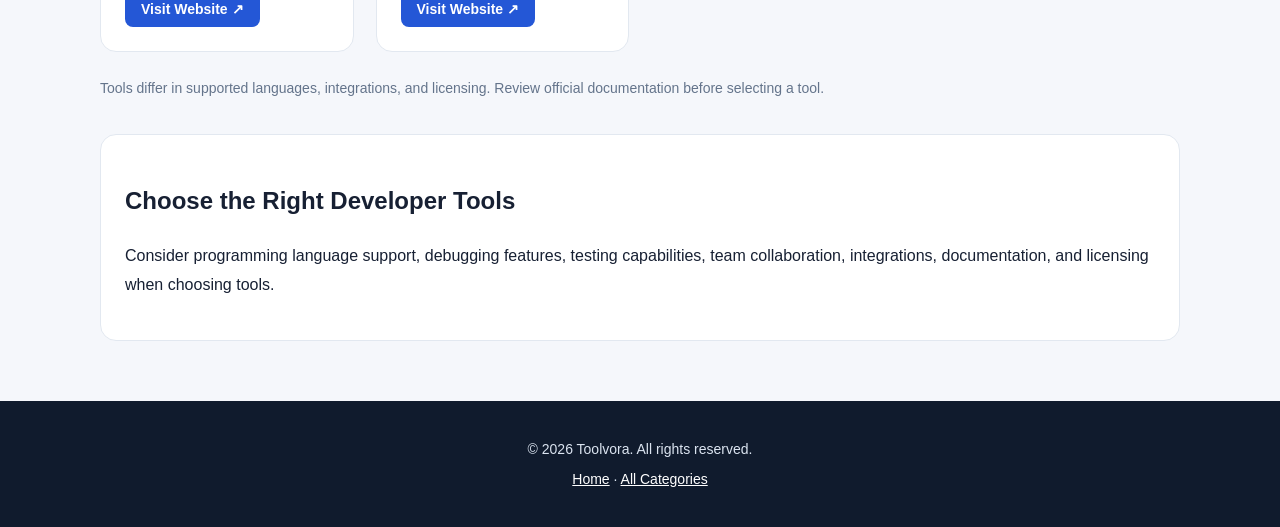
<file: web-development-tools/index.html>
<!DOCTYPE html>
<html lang="en">
<head>
  <meta charset="UTF-8">
  <meta name="viewport" content="width=device-width, initial-scale=1">

  <title>Web Development Tools Directory | Toolvora</title>
  <meta name="description" content="Explore web development tools for coding, API testing, debugging, version control, browser testing, and application development.">
  <meta name="robots" content="index, follow">
  <link rel="canonical" href="https://prasadprechu.github.io/Toolvora/web-development-tools/">
  <link rel="stylesheet" href="../assets/css/category.css">

  <style>
    .tool-card {
      display: flex;
      flex-direction: column;
      align-items: flex-start;
      min-height: 275px;
    }

    .tool-card h3 {
      font-size: 20px;
    }

    .tool-description {
      flex-grow: 1;
    }

    .tool-card .tool-label {
      display: inline-block;
      padding: 5px 9px;
      background: #eef2ff;
      border-radius: 6px;
    }

    .tool-link {
      display: inline-block;
      margin-top: 12px;
      padding: 10px 16px;
      border-radius: 8px;
      background: #2457d6;
      color: #fff;
      text-decoration: none;
      font-size: 14px;
      font-weight: 700;
      transition: background .2s ease;
    }

    .tool-link:hover {
      background: #183fa8;
    }

    .directory-note {
      margin-top: 28px;
      color: #64748b;
      font-size: 14px;
    }

    @media (max-width: 600px) {
      .tool-grid {
        grid-template-columns: 1fr;
      }

      .tool-card {
        min-height: auto;
      }
    }
  </style>
</head>

<body>

<header>
  <a class="brand" href="../">Toolvora</a>
  <nav aria-label="Main navigation">
    <a href="../">Home</a>
    <a href="../#categories">Categories</a>
  </nav>
</header>

<section class="hero">
  <div class="breadcrumb">
    <a href="../">Home</a> / Web Development Tools
  </div>

  <h1>Web Development & Developer Tools</h1>

  <p>
    Discover tools for coding, API development, debugging,
    version control, browser testing, and building modern websites
    and applications.
  </p>
</section>

<main>
  <section aria-labelledby="tools-heading">
    <div class="section-heading">
      <h2 id="tools-heading">Explore Web Development Tools</h2>
      <p>
        Find practical tools for frontend developers, backend developers,
        API engineers, and software development teams.
      </p>
    </div>

    <div class="tool-grid">

      <article class="tool-card">
        <div class="tool-icon" aria-hidden="true">⌨️</div>
        <span class="tool-label">Code Editor</span>
        <h3>Visual Studio Code</h3>
        <p class="tool-description">
          Write and debug code with an extensible editor that supports
          many programming languages, extensions, and development workflows.
        </p>
        <a class="tool-link" href="https://code.visualstudio.com/"
           target="_blank" rel="noopener noreferrer">
          Visit Website ↗
        </a>
      </article>

      <article class="tool-card">
        <div class="tool-icon" aria-hidden="true">🔌</div>
        <span class="tool-label">API Development & Testing</span>
        <h3>Postman</h3>
        <p class="tool-description">
          Create API requests, inspect responses, organize collections,
          and test API behavior during development.
        </p>
        <a class="tool-link" href="https://www.postman.com/"
           target="_blank" rel="noopener noreferrer">
          Visit Website ↗
        </a>
      </article>

      <article class="tool-card">
        <div class="tool-icon" aria-hidden="true">🐙</div>
        <span class="tool-label">Version Control</span>
        <h3>GitHub</h3>
        <p class="tool-description">
          Host code repositories, review changes, track issues,
          and collaborate on software projects.
        </p>
        <a class="tool-link" href="https://github.com/"
           target="_blank" rel="noopener noreferrer">
          Visit Website ↗
        </a>
      </article>

      <article class="tool-card">
        <div class="tool-icon" aria-hidden="true">🌐</div>
        <span class="tool-label">Browser Developer Tools</span>
        <h3>Chrome DevTools</h3>
        <p class="tool-description">
          Inspect HTML and CSS, debug JavaScript, analyze network
          requests, and investigate browser performance.
        </p>
        <a class="tool-link" href="https://developer.chrome.com/docs/devtools/"
           target="_blank" rel="noopener noreferrer">
          Visit Website ↗
        </a>
      </article>

      <article class="tool-card">
        <div class="tool-icon" aria-hidden="true">⚡</div>
        <span class="tool-label">Frontend Framework</span>
        <h3>React</h3>
        <p class="tool-description">
          Build interactive user interfaces using reusable components
          and a declarative approach to UI development.
        </p>
        <a class="tool-link" href="https://react.dev/"
           target="_blank" rel="noopener noreferrer">
          Visit Website ↗
        </a>
      </article>

      <article class="tool-card">
        <div class="tool-icon" aria-hidden="true">🟩</div>
        <span class="tool-label">Backend Development</span>
        <h3>Node.js</h3>
        <p class="tool-description">
          Build server-side applications and network services
          using JavaScript and the Node.js runtime.
        </p>
        <a class="tool-link" href="https://nodejs.org/"
           target="_blank" rel="noopener noreferrer">
          Visit Website ↗
        </a>
      </article>

      <article class="tool-card">
        <div class="tool-icon" aria-hidden="true">🧪</div>
        <span class="tool-label">Automated Testing</span>
        <h3>Playwright</h3>
        <p class="tool-description">
          Automate browser tests to validate web application
          behavior across supported browsers.
        </p>
        <a class="tool-link" href="https://playwright.dev/"
           target="_blank" rel="noopener noreferrer">
          Visit Website ↗
        </a>
      </article>

      <article class="tool-card">
        <div class="tool-icon" aria-hidden="true">📦</div>
        <span class="tool-label">Package Management</span>
        <h3>npm</h3>
        <p class="tool-description">
          Install and manage JavaScript packages, define project
          scripts, and manage application dependencies.
        </p>
        <a class="tool-link" href="https://www.npmjs.com/"
           target="_blank" rel="noopener noreferrer">
          Visit Website ↗
        </a>
      </article>

      <article class="tool-card">
        <div class="tool-icon" aria-hidden="true">📝</div>
        <span class="tool-label">Code Playground</span>
        <h3>CodePen</h3>
        <p class="tool-description">
          Experiment with HTML, CSS, and JavaScript in the browser
          and share interactive frontend examples.
        </p>
        <a class="tool-link" href="https://codepen.io/"
           target="_blank" rel="noopener noreferrer">
          Visit Website ↗
        </a>
      </article>

      <article class="tool-card">
        <div class="tool-icon" aria-hidden="true">🔧</div>
        <span class="tool-label">Code Formatting & Linting</span>
        <h3>Prettier</h3>
        <p class="tool-description">
          Format source code consistently across supported languages
          and reduce style differences in development projects.
        </p>
        <a class="tool-link" href="https://prettier.io/"
           target="_blank" rel="noopener noreferrer">
          Visit Website ↗
        </a>
      </article>

    </div>

    <p class="directory-note">
      Tools differ in supported languages, integrations, and licensing.
      Review official documentation before selecting a tool.
    </p>
  </section>

  <section class="info-panel">
    <h2>Choose the Right Developer Tools</h2>
    <p>
      Consider programming language support, debugging features,
      testing capabilities, team collaboration, integrations,
      documentation, and licensing when choosing tools.
    </p>
  </section>
</main>

<footer>
  <p>© 2026 Toolvora. All rights reserved.</p>
  <p>
    <a href="../">Home</a> ·
    <a href="../#categories">All Categories</a>
  </p>
</footer>

</body>
</html>
</file>
<file: assets/css/category.css>
* {
  box-sizing: border-box;
}

body {
  margin: 0;
  font-family: Inter, Arial, sans-serif;
  color: #172033;
  background: #f5f7fb;
}

header {
  background: #101b2d;
  color: #fff;
  padding: 22px max(5%, calc((100% - 1120px) / 2));
  display: flex;
  align-items: center;
  justify-content: space-between;
  gap: 20px;
  flex-wrap: wrap;
}

.brand {
  color: #fff;
  font-size: 25px;
  font-weight: 800;
  text-decoration: none;
}

header nav {
  display: flex;
  gap: 20px;
  flex-wrap: wrap;
}

header nav a {
  color: #e2e8f0;
  text-decoration: none;
}

header nav a:hover {
  color: #67e8f9;
}

.hero {
  padding: 65px 20px;
  background: linear-gradient(135deg, #e8efff, #fff);
  text-align: center;
}

.breadcrumb {
  font-size: 14px;
  color: #64748b;
}

.breadcrumb a {
  color: #2457d6;
  text-decoration: none;
}

.hero h1 {
  font-size: clamp(30px, 5vw, 46px);
  margin: 20px 0 14px;
}

.hero p {
  max-width: 720px;
  margin: auto;
  color: #586579;
  font-size: 17px;
  line-height: 1.8;
}

main {
  max-width: 1120px;
  margin: auto;
  padding: 42px 20px 60px;
}

.section-heading {
  margin-bottom: 22px;
}

.section-heading p {
  color: #586579;
  line-height: 1.7;
}

.tool-grid {
  display: grid;
  grid-template-columns: repeat(auto-fit, minmax(230px, 1fr));
  gap: 22px;
}

.tool-card {
  background: #fff;
  padding: 24px;
  border: 1px solid #e2e8f0;
  border-radius: 16px;
  transition: transform .2s, box-shadow .2s;
}

.tool-card:hover {
  transform: translateY(-4px);
  box-shadow: 0 12px 28px #17203312;
}

.tool-icon {
  font-size: 30px;
}

.tool-card h3 {
  margin: 14px 0 8px;
}

.tool-card p {
  color: #586579;
  line-height: 1.7;
  font-size: 15px;
}

.tool-label {
  color: #2457d6;
  font-size: 12px;
  font-weight: 700;
  text-transform: uppercase;
  letter-spacing: .5px;
}

.info-panel {
  margin-top: 38px;
  padding: 24px;
  background: #fff;
  border: 1px solid #e2e8f0;
  border-radius: 16px;
  line-height: 1.8;
}

footer {
  padding: 26px 20px;
  background: #101b2d;
  color: #dbe4f0;
  text-align: center;
  font-size: 14px;
}

footer a {
  color: #fff;
}

@media (max-width: 600px) {
  header {
    padding: 20px;
  }

  .hero {
    padding: 44px 18px;
  }

  main {
    padding: 30px 16px 45px;
  }
}
</file>
